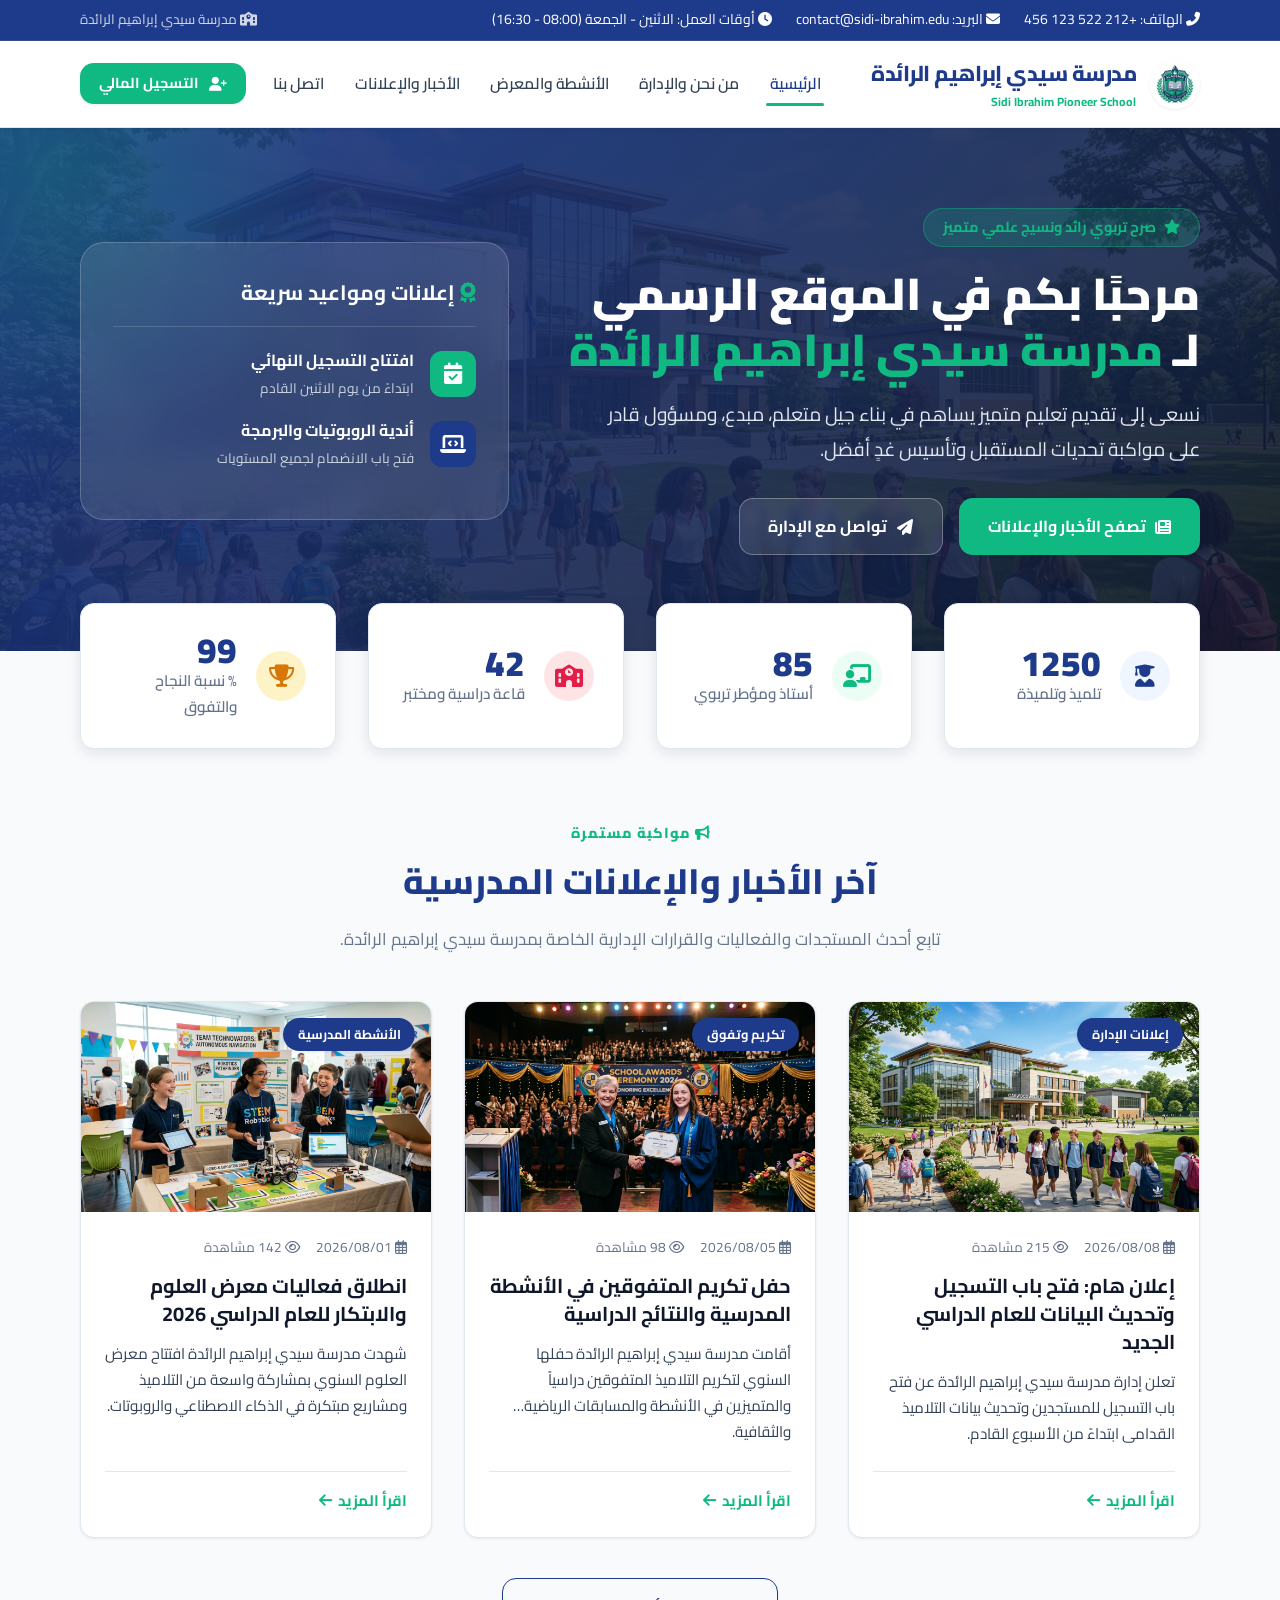
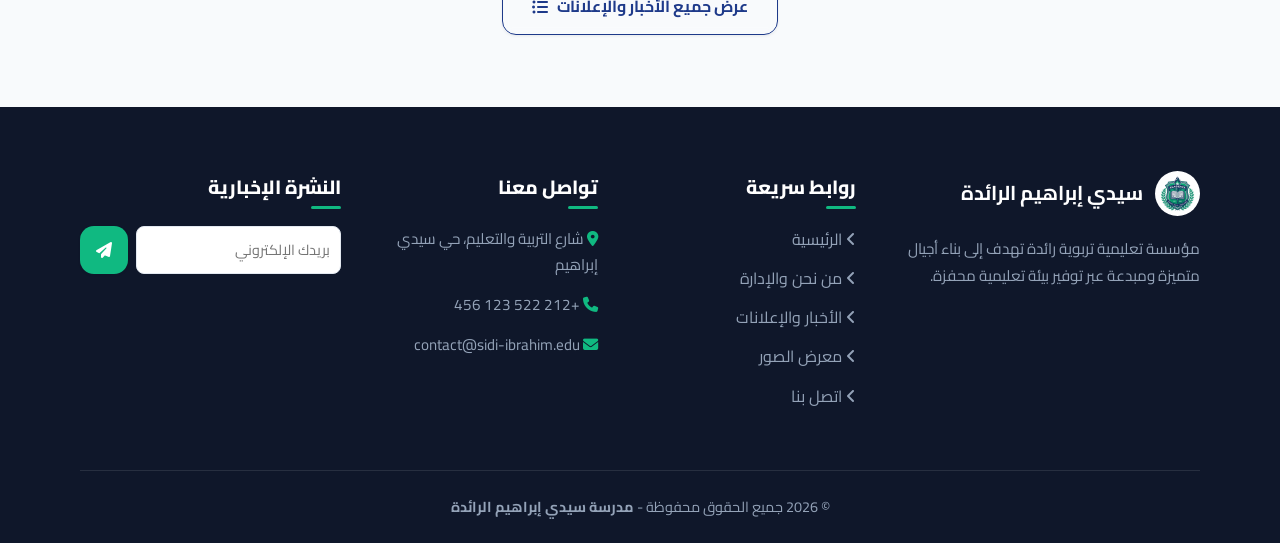
<file: index.html>
﻿<!DOCTYPE html>
<html lang="ar" dir="rtl">
<head>
    <meta charset="UTF-8">
    <meta name="viewport" content="width=device-width, initial-scale=1.0">
    <meta name="description" content="الموقع الرسمي لمدرسة سيدي إبراهيم الرائدة - تقديم تعليم متميز لبناء جيل متعلم ومبدع ومسؤول.">
    <title>الصفحة الرئيسية | مدرسة سيدي إبراهيم الرائدة</title>
    
    <link rel="preconnect" href="https://fonts.googleapis.com">
    <link rel="preconnect" href="https://fonts.gstatic.com" crossorigin>
    <link rel="stylesheet" href="https://cdnjs.cloudflare.com/ajax/libs/font-awesome/6.4.0/css/all.min.css">
    <link rel="stylesheet" href="assets/css/style.css">
</head>
<body>

    <!-- الشريط العلوي للمعلومات -->
    <div class="top-bar">
        <div class="container">
            <div class="top-contacts">
                <span><i class="fas fa-phone-alt"></i> الهاتف: +212 522 123 456</span>
                <span><i class="fas fa-envelope"></i> البريد: contact@sidi-ibrahim.edu</span>
                <span><i class="fas fa-clock"></i> أوقات العمل: الاثنين - الجمعة (08:00 - 16:30)</span>
            </div>
            <div>
                <!-- تم إخفاء رابط الإدارة المباشر من الترويسة للسرية وتوفير الوصول عبر /admin أو admin_login.html -->
                <span style="font-size: 0.85rem; opacity: 0.8;"><i class="fas fa-school"></i> مدرسة سيدي إبراهيم الرائدة</span>
            </div>
        </div>
    </div>

    <!-- الترويسة وقائمة التنقل -->
    <header class="main-header">
        <div class="container">
            <nav class="navbar">
                <a href="index.html" class="brand-logo">
                    <img src="assets/images/logo.jpg" alt="Logo" onerror="this.src='assets/images/hero.jpg'">
                    <div class="brand-title">
                        <span class="brand-name">مدرسة سيدي إبراهيم الرائدة</span>
                        <span class="brand-sub">Sidi Ibrahim Pioneer School</span>
                    </div>
                </a>

                <button class="mobile-toggle" id="mobileToggle" aria-label="فتح القائمة">
                    <i class="fas fa-bars"></i>
                </button>

                <ul class="nav-menu" id="navMenu">
                    <li><a href="index.html" class="nav-link active">الرئيسية</a></li>
                    <li><a href="about.html" class="nav-link">من نحن والإدارة</a></li>
                    <li><a href="gallery.html" class="nav-link">الأنشطة والمعرض</a></li>
                    <li><a href="news.html" class="nav-link">الأخبار والإعلانات</a></li>
                    <li><a href="contact.html" class="nav-link">اتصل بنا</a></li>
                    <li>
                        <a href="contact.html#enroll" class="btn btn-primary" style="padding: 0.5rem 1.2rem; font-size: 0.9rem;">
                            <i class="fas fa-user-plus"></i> التسجيل المالي
                        </a>
                    </li>
                </ul>
            </nav>
        </div>
    </header>

    <!-- البنر الترحيبي الرئيسي -->
    <section class="hero-section">
        <div class="container">
            <div class="hero-grid">
                <div class="hero-content">
                    <div class="hero-badge">
                        <i class="fas fa-star"></i> صرح تربوي رائد ونسيج علمي متميز
                    </div>
                    <h1 class="hero-title">
                        مرحبًا بكم في الموقع الرسمي لـ <span>مدرسة سيدي إبراهيم الرائدة</span>
                    </h1>
                    <p class="hero-subtitle">
                        نسعى إلى تقديم تعليم متميز يساهم في بناء جيل متعلم، مبدع، ومسؤول قادر على مواكبة تحديات المستقبل وتأسيس غدٍ أفضل.
                    </p>
                    <div class="hero-actions">
                        <a href="news.html" class="btn btn-primary">
                            <i class="fas fa-newspaper"></i> تصفح الأخبار والإعلانات
                        </a>
                        <a href="contact.html" class="btn btn-outline">
                            <i class="fas fa-paper-plane"></i> تواصل مع الإدارة
                        </a>
                    </div>
                </div>

                <div class="hero-card-preview">
                    <div class="hero-card-header">
                        <h3><i class="fas fa-award" style="color: var(--secondary);"></i> إعلانات ومواعيد سريعة</h3>
                    </div>
                    <div class="stat-item-small">
                        <div class="stat-icon-wrap"><i class="fas fa-calendar-check"></i></div>
                        <div>
                            <h4 style="font-size: 1rem; color: #FFF;">افتتاح التسجيل النهائي</h4>
                            <span style="font-size: 0.85rem; color: #CBD5E1;">ابتداءً من يوم الاثنين القادم</span>
                        </div>
                    </div>
                    <div class="stat-item-small">
                        <div class="stat-icon-wrap" style="background: var(--primary);"><i class="fas fa-laptop-code"></i></div>
                        <div>
                            <h4 style="font-size: 1rem; color: #FFF;">أندية الروبوتيات والبرمجة</h4>
                            <span style="font-size: 0.85rem; color: #CBD5E1;">فتح باب الانضمام لجميع المستويات</span>
                        </div>
                    </div>
                </div>
            </div>
        </div>
    </section>

    <!-- إحصائيات الأرقام -->
    <div class="stats-container">
        <div class="container">
            <div class="grid grid-4">
                <div class="stat-card">
                    <div class="contact-icon" style="background: var(--primary-light); color: var(--primary);"><i class="fas fa-user-graduate"></i></div>
                    <div>
                        <div class="stat-num counter" data-target="1250">1250</div>
                        <div class="stat-title">تلميذ وتلميذة</div>
                    </div>
                </div>
                <div class="stat-card">
                    <div class="contact-icon" style="background: var(--secondary-light); color: var(--secondary);"><i class="fas fa-chalkboard-teacher"></i></div>
                    <div>
                        <div class="stat-num counter" data-target="85">85</div>
                        <div class="stat-title">أستاذ ومؤطر تربوي</div>
                    </div>
                </div>
                <div class="stat-card">
                    <div class="contact-icon" style="background: #FFE4E6; color: #E11D48;"><i class="fas fa-school"></i></div>
                    <div>
                        <div class="stat-num counter" data-target="42">42</div>
                        <div class="stat-title">قاعة دراسية ومختبر</div>
                    </div>
                </div>
                <div class="stat-card">
                    <div class="contact-icon" style="background: #FEF3C7; color: #D97706;"><i class="fas fa-trophy"></i></div>
                    <div>
                        <div class="stat-num counter" data-target="99">99</div>
                        <div class="stat-title">% نسبة النجاح والتفوق</div>
                    </div>
                </div>
            </div>
        </div>
    </div>

    <!-- قسم أحدث الأخبار والإعلانات (رندر ديناميكي يستمر بالظهور حتى الحذف) -->
    <section class="section">
        <div class="container">
            <div class="section-header">
                <span class="section-tag"><i class="fas fa-bullhorn"></i> مواكبة مستمرة</span>
                <h2 class="section-title">آخر الأخبار والإعلانات المدرسية</h2>
                <p class="section-desc">تابِع أحدث المستجدات والفعاليات والقرارات الإدارية الخاصة بمدرسة سيدي إبراهيم الرائدة.</p>
            </div>

            <!-- الحاوية الديناميكية لعرض المقالات المضافة حديثاً والتخزين الدائم -->
            <div class="grid grid-3" id="dynamicHomePostsGrid">
                <!-- سيتم رندر المقالات ديناميكياً بواسطة main.js -->
            </div>

            <div style="text-align: center; margin-top: 2.5rem;">
                <a href="news.html" class="btn btn-outline" style="border-color: var(--primary); color: var(--primary);">
                    عرض جميع الأخبار والإعلانات <i class="fas fa-list-ul"></i>
                </a>
            </div>
        </div>
    </section>

    <!-- تذييل الموقع -->
    <footer class="main-footer">
        <div class="container">
            <div class="footer-grid">
                <div class="footer-col">
                    <div style="display: flex; align-items: center; gap: 0.75rem; margin-bottom: 1.2rem;">
                        <img src="assets/images/logo.jpg" alt="Logo" style="width: 45px; height: 45px; border-radius: 50%;" onerror="this.style.display='none'">
                        <h3 style="color: #FFF; font-size: 1.25rem;">سيدي إبراهيم الرائدة</h3>
                    </div>
                    <p style="font-size: 0.95rem; line-height: 1.8;">مؤسسة تعليمية تربوية رائدة تهدف إلى بناء أجيال متميزة ومبدعة عبر توفير بيئة تعليمية محفزة.</p>
                </div>
                <div class="footer-col">
                    <h4>روابط سريعة</h4>
                    <ul class="footer-links">
                        <li><a href="index.html"><i class="fas fa-angle-left"></i> الرئيسية</a></li>
                        <li><a href="about.html"><i class="fas fa-angle-left"></i> من نحن والإدارة</a></li>
                        <li><a href="news.html"><i class="fas fa-angle-left"></i> الأخبار والإعلانات</a></li>
                        <li><a href="gallery.html"><i class="fas fa-angle-left"></i> معرض الصور</a></li>
                        <li><a href="contact.html"><i class="fas fa-angle-left"></i> اتصل بنا</a></li>
                    </ul>
                </div>
                <div class="footer-col">
                    <h4>تواصل معنا</h4>
                    <ul style="display: flex; flex-direction: column; gap: 0.9rem; font-size: 0.95rem;">
                        <li><i class="fas fa-map-marker-alt" style="color: var(--secondary);"></i> شارع التربية والتعليم، حي سيدي إبراهيم</li>
                        <li><i class="fas fa-phone" style="color: var(--secondary);"></i> +212 522 123 456</li>
                        <li><i class="fas fa-envelope" style="color: var(--secondary);"></i> contact@sidi-ibrahim.edu</li>
                    </ul>
                </div>
                <div class="footer-col">
                    <h4>النشرة الإخبارية</h4>
                    <form onsubmit="event.preventDefault(); alert('شكراً لاشتراكك في النشرة الإخبارية للمدرسة!');" style="display: flex; gap: 0.5rem;">
                        <input type="email" placeholder="بريدك الإلكتروني" required class="form-control" style="padding: 0.6rem; font-size: 0.9rem;">
                        <button type="submit" class="btn btn-primary" style="padding: 0.6rem 1rem;"><i class="fas fa-paper-plane"></i></button>
                    </form>
                </div>
            </div>
            <div class="footer-bottom">
                <p>&copy; 2026 جميع الحقوق محفوظة - <strong>مدرسة سيدي إبراهيم الرائدة</strong></p>
            </div>
        </div>
    </footer>

    <script src="assets/js/db.js"></script>
    <script src="assets/js/main.js"></script>
</body>
</html>
</file>
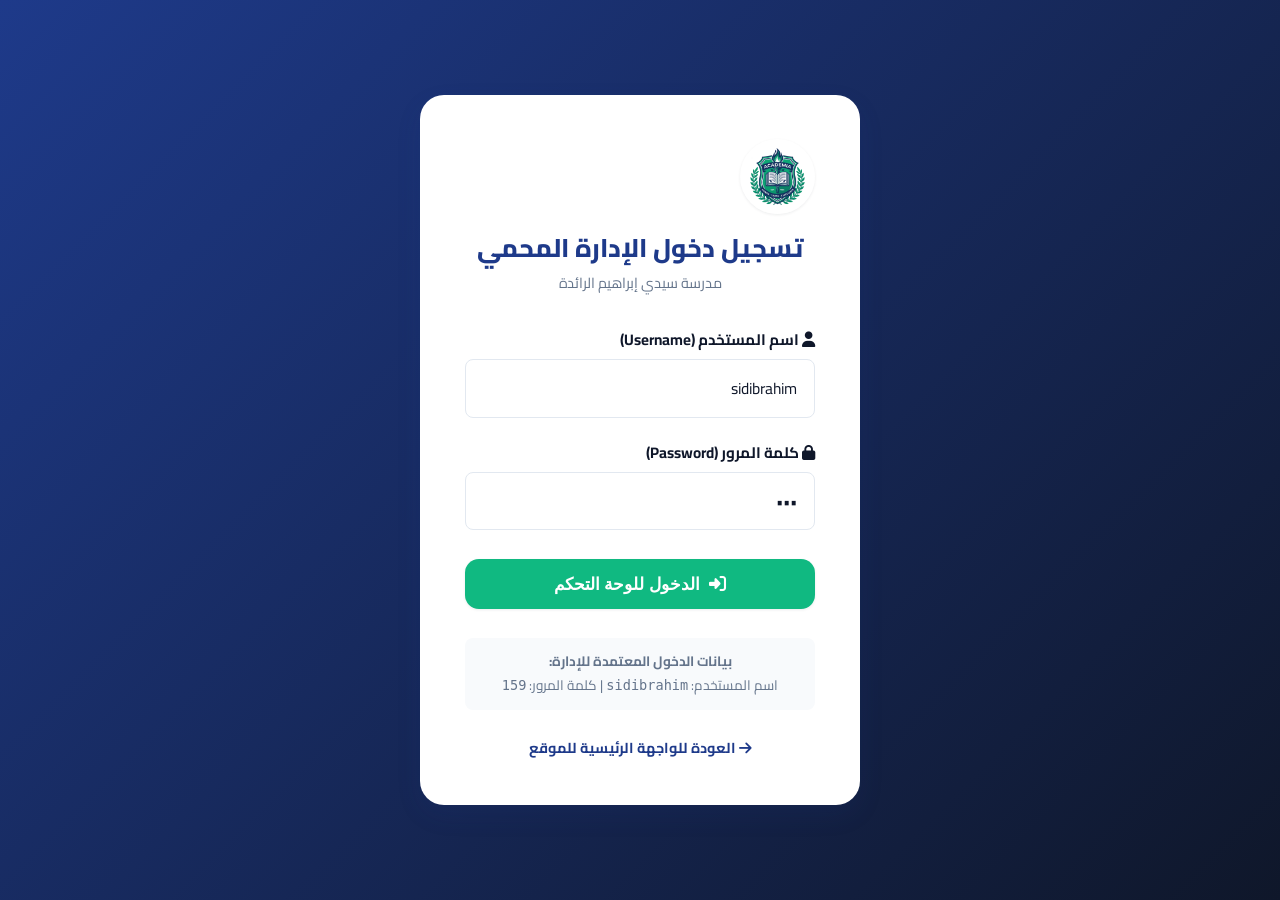
<file: admin/index.html>
<!DOCTYPE html>
<html lang="ar" dir="rtl">
<head>
    <meta charset="UTF-8">
    <meta http-equiv="refresh" content="0; url=../admin_login.html">
    <title>توجيه لوحة التحكم...</title>
</head>
<body>
    <script>
        window.location.href = '../admin_login.html';
    </script>
</body>
</html>
</file>
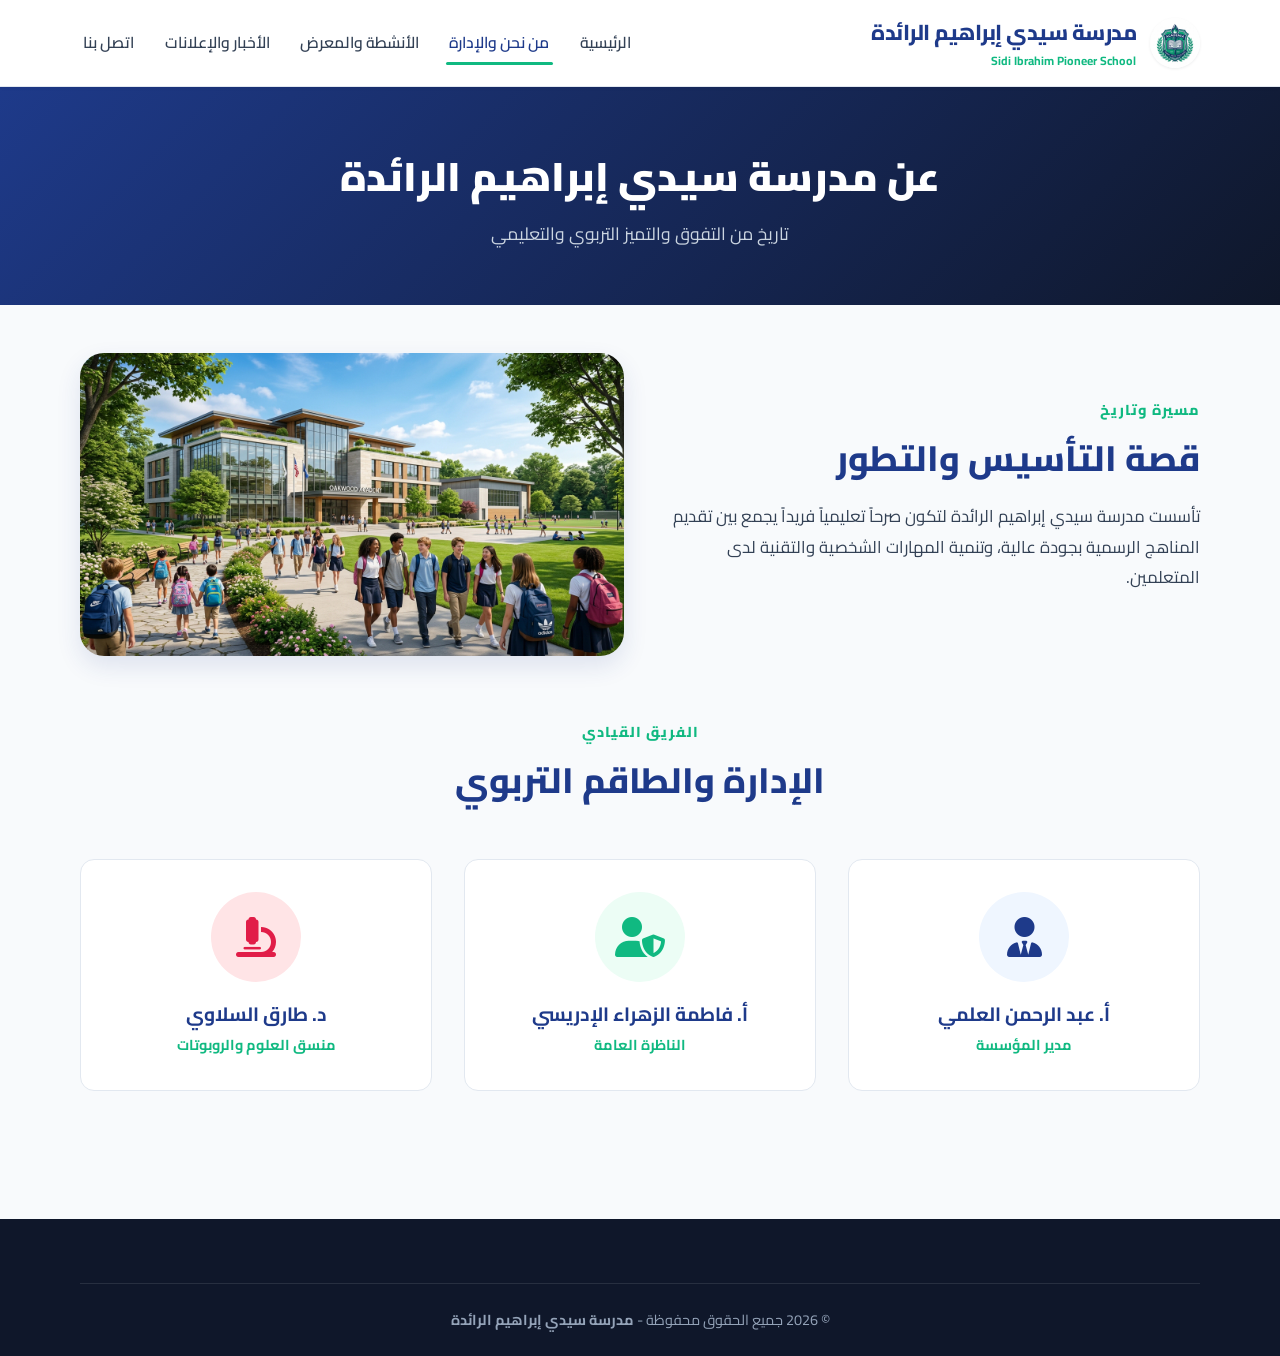
<file: about.html>
﻿<!DOCTYPE html>
<html lang="ar" dir="rtl">
<head>
    <meta charset="UTF-8">
    <meta name="viewport" content="width=device-width, initial-scale=1.0">
    <title>من نحن والإدارة | مدرسة سيدي إبراهيم الرائدة</title>
    <link rel="stylesheet" href="https://cdnjs.cloudflare.com/ajax/libs/font-awesome/6.4.0/css/all.min.css">
    <link rel="stylesheet" href="assets/css/style.css">
</head>
<body>

    <header class="main-header">
        <div class="container">
            <nav class="navbar">
                <a href="index.html" class="brand-logo">
                    <img src="assets/images/logo.jpg" alt="Logo" onerror="this.src='assets/images/hero.jpg'">
                    <div class="brand-title">
                        <span class="brand-name">مدرسة سيدي إبراهيم الرائدة</span>
                        <span class="brand-sub">Sidi Ibrahim Pioneer School</span>
                    </div>
                </a>
                <ul class="nav-menu">
                    <li><a href="index.html" class="nav-link">الرئيسية</a></li>
                    <li><a href="about.html" class="nav-link active">من نحن والإدارة</a></li>
                    <li><a href="gallery.html" class="nav-link">الأنشطة والمعرض</a></li>
                    <li><a href="news.html" class="nav-link">الأخبار والإعلانات</a></li>
                    <li><a href="contact.html" class="nav-link">اتصل بنا</a></li>
                </ul>
            </nav>
        </div>
    </header>

    <div style="background: linear-gradient(135deg, var(--primary), var(--dark)); color: #FFF; padding: 3.5rem 0; text-align: center; margin-bottom: 3rem;">
        <div class="container">
            <h1 style="font-size: 2.5rem; font-weight: 900; margin-bottom: 0.5rem;">عن مدرسة سيدي إبراهيم الرائدة</h1>
            <p style="font-size: 1.1rem; color: #CBD5E1;">تاريخ من التفوق والتميز التربوي والتعليمي</p>
        </div>
    </div>

    <div class="container" style="margin-bottom: 4rem;">
        <div class="grid grid-2" style="align-items: center; margin-bottom: 4rem;">
            <div>
                <span class="section-tag">مسيرة وتاريخ</span>
                <h2 class="section-title">قصة التأسيس والتطور</h2>
                <p style="font-size: 1.05rem; color: var(--dark-muted); line-height: 1.8; margin-bottom: 1.2rem;">
                    تأسست مدرسة سيدي إبراهيم الرائدة لتكون صرحاً تعليمياً فريداً يجمع بين تقديم المناهج الرسمية بجودة عالية، وتنمية المهارات الشخصية والتقنية لدى المتعلمين.
                </p>
            </div>
            <div>
                <img src="assets/images/hero.jpg" alt="المدرسة" style="border-radius: var(--radius-lg); box-shadow: var(--shadow-lg);">
            </div>
        </div>

        <div style="margin-bottom: 4rem;">
            <div class="section-header">
                <span class="section-tag">الفريق القيادي</span>
                <h2 class="section-title">الإدارة والطاقم التربوي</h2>
            </div>
            <div class="grid grid-3">
                <div style="background: #FFF; border-radius: var(--radius-md); border: 1px solid var(--border-color); padding: 2rem; text-align: center;">
                    <div style="width: 90px; height: 90px; border-radius: 50%; background: var(--primary-light); color: var(--primary); display: inline-flex; align-items: center; justify-content: center; font-size: 2.5rem; margin-bottom: 1rem;">
                        <i class="fas fa-user-tie"></i>
                    </div>
                    <h3 style="font-size: 1.2rem; color: var(--primary);">أ. عبد الرحمن العلمي</h3>
                    <span style="color: var(--secondary); font-weight: 700; font-size: 0.9rem;">مدير المؤسسة</span>
                </div>
                <div style="background: #FFF; border-radius: var(--radius-md); border: 1px solid var(--border-color); padding: 2rem; text-align: center;">
                    <div style="width: 90px; height: 90px; border-radius: 50%; background: var(--secondary-light); color: var(--secondary); display: inline-flex; align-items: center; justify-content: center; font-size: 2.5rem; margin-bottom: 1rem;">
                        <i class="fas fa-user-shield"></i>
                    </div>
                    <h3 style="font-size: 1.2rem; color: var(--primary);">أ. فاطمة الزهراء الإدريسي</h3>
                    <span style="color: var(--secondary); font-weight: 700; font-size: 0.9rem;">الناظرة العامة</span>
                </div>
                <div style="background: #FFF; border-radius: var(--radius-md); border: 1px solid var(--border-color); padding: 2rem; text-align: center;">
                    <div style="width: 90px; height: 90px; border-radius: 50%; background: #FFE4E6; color: #E11D48; display: inline-flex; align-items: center; justify-content: center; font-size: 2.5rem; margin-bottom: 1rem;">
                        <i class="fas fa-microscope"></i>
                    </div>
                    <h3 style="font-size: 1.2rem; color: var(--primary);">د. طارق السلاوي</h3>
                    <span style="color: var(--secondary); font-weight: 700; font-size: 0.9rem;">منسق العلوم والروبوتات</span>
                </div>
            </div>
        </div>
    </div>

    <footer class="main-footer">
        <div class="container">
            <div class="footer-bottom">
                <p>&copy; 2026 جميع الحقوق محفوظة - <strong>مدرسة سيدي إبراهيم الرائدة</strong></p>
            </div>
        </div>
    </footer>
</body>
</html>
</file>
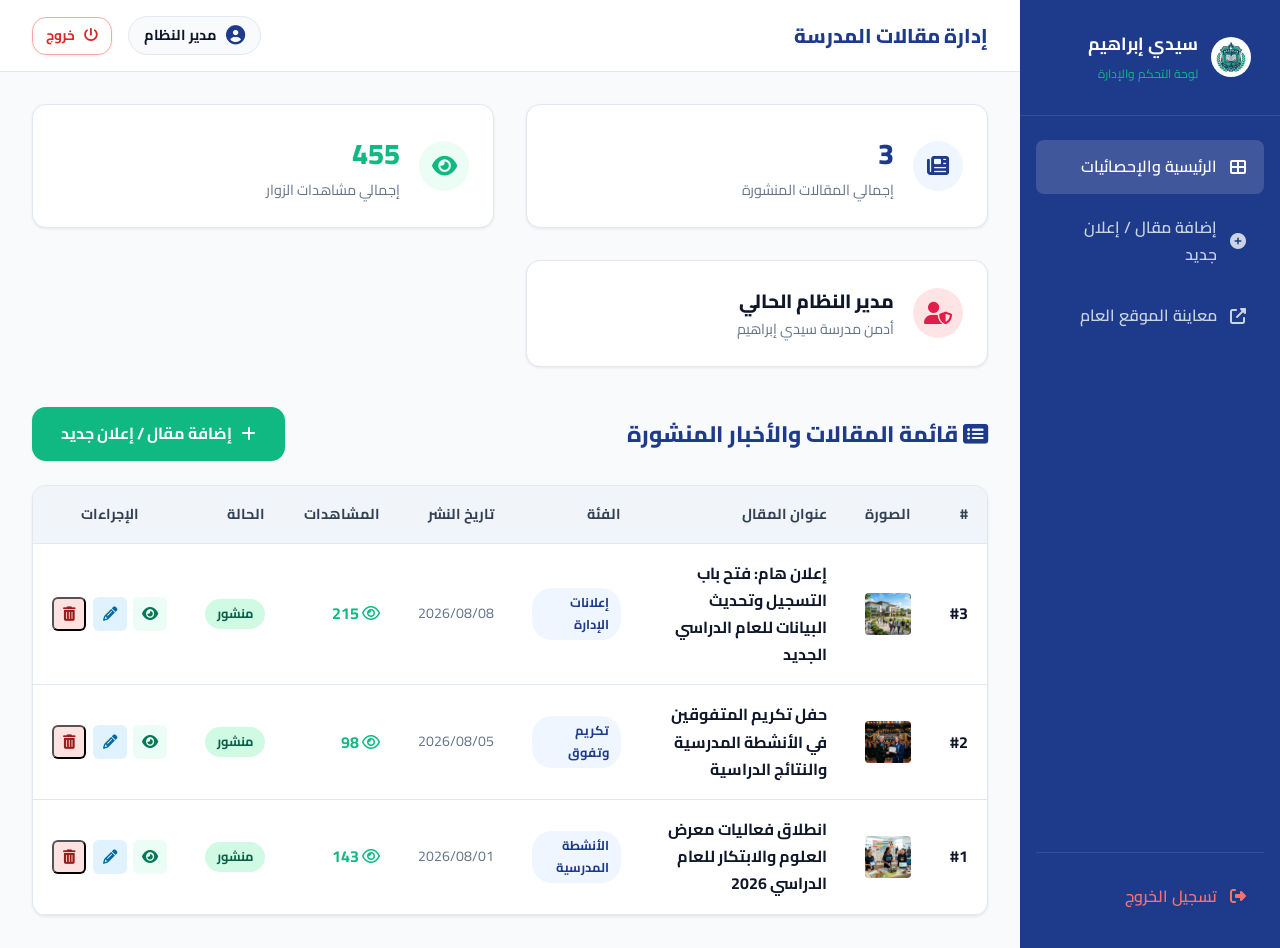
<file: admin_dashboard.html>
﻿<!DOCTYPE html>
<html lang="ar" dir="rtl">
<head>
    <meta charset="UTF-8">
    <meta name="viewport" content="width=device-width, initial-scale=1.0">
    <title>لوحة التحكم والإدارة | مدرسة سيدي إبراهيم الرائدة</title>
    <link rel="stylesheet" href="https://cdnjs.cloudflare.com/ajax/libs/font-awesome/6.4.0/css/all.min.css">
    <link rel="stylesheet" href="assets/css/style.css">
</head>
<body style="background: #F1F5F9;">

<div class="admin-layout">
    
    <aside class="admin-sidebar">
        <div class="admin-sidebar-header">
            <img src="assets/images/logo.jpg" alt="Logo" style="width: 40px; height: 40px; border-radius: 50%;" onerror="this.style.display='none'">
            <div>
                <h4 style="color: #FFF; font-size: 1.1rem;">سيدي إبراهيم</h4>
                <span style="font-size: 0.75rem; color: var(--secondary);">لوحة التحكم والإدارة</span>
            </div>
        </div>

        <nav class="admin-nav">
            <a href="admin_dashboard.html" class="admin-nav-item active">
                <i class="fas fa-th-large"></i> الرئيسية والإحصائيات
            </a>
            <a href="admin_add_post.html" class="admin-nav-item">
                <i class="fas fa-plus-circle"></i> إضافة مقال / إعلان جديد
            </a>
            <a href="index.html" target="_blank" class="admin-nav-item">
                <i class="fas fa-external-link-alt"></i> معاينة الموقع العام
            </a>
            <div style="margin-top: auto; padding-top: 1rem; border-top: 1px solid rgba(255,255,255,0.1);">
                <a href="admin_login.html" class="admin-nav-item" style="color: #F87171;">
                    <i class="fas fa-sign-out-alt"></i> تسجيل الخروج
                </a>
            </div>
        </nav>
    </aside>

    <div class="admin-main">
        <header class="admin-topbar">
            <div>
                <h3 style="font-size: 1.25rem; color: var(--primary); font-weight: 800;">إدارة مقالات المدرسة</h3>
            </div>
            <div style="display: flex; align-items: center; gap: 1rem;">
                <div style="display: flex; align-items: center; gap: 0.6rem; background: var(--light-bg); padding: 0.4rem 0.9rem; border-radius: 20px; border: 1px solid var(--border-color);">
                    <i class="fas fa-user-circle" style="color: var(--primary); font-size: 1.2rem;"></i>
                    <span style="font-size: 0.9rem; font-weight: 700; color: var(--dark);">مدير النظام</span>
                </div>
                <a href="admin_login.html" class="btn btn-outline" style="padding: 0.4rem 0.8rem; font-size: 0.85rem; color: #DC2626; border-color: #FCA5A5;">
                    <i class="fas fa-power-off"></i> خروج
                </a>
            </div>
        </header>

        <div class="admin-content">
            
            <div class="grid grid-3" style="margin-bottom: 2.5rem;">
                <div style="background: #FFF; padding: 1.5rem; border-radius: var(--radius-md); border: 1px solid var(--border-color); display: flex; align-items: center; gap: 1.2rem; box-shadow: var(--shadow-sm);">
                    <div class="contact-icon" style="background: var(--primary-light); color: var(--primary);"><i class="fas fa-newspaper"></i></div>
                    <div>
                        <div style="font-size: 1.8rem; font-weight: 800; color: var(--primary);">3</div>
                        <div style="color: var(--gray-text); font-size: 0.9rem;">إجمالي المقالات المنشورة</div>
                    </div>
                </div>

                <div style="background: #FFF; padding: 1.5rem; border-radius: var(--radius-md); border: 1px solid var(--border-color); display: flex; align-items: center; gap: 1.2rem; box-shadow: var(--shadow-sm);">
                    <div class="contact-icon" style="background: var(--secondary-light); color: var(--secondary);"><i class="fas fa-eye"></i></div>
                    <div>
                        <div style="font-size: 1.8rem; font-weight: 800; color: var(--secondary);">455</div>
                        <div style="color: var(--gray-text); font-size: 0.9rem;">إجمالي مشاهدات الزوار</div>
                    </div>
                </div>

                <div style="background: #FFF; padding: 1.5rem; border-radius: var(--radius-md); border: 1px solid var(--border-color); display: flex; align-items: center; gap: 1.2rem; box-shadow: var(--shadow-sm);">
                    <div class="contact-icon" style="background: #FFE4E6; color: #E11D48;"><i class="fas fa-user-shield"></i></div>
                    <div>
                        <div style="font-size: 1.2rem; font-weight: 800; color: var(--dark);">مدير النظام الحالي</div>
                        <div style="color: var(--gray-text); font-size: 0.9rem;">أدمن مدرسة سيدي إبراهيم</div>
                    </div>
                </div>
            </div>

            <div style="display: flex; justify-content: space-between; align-items: center; margin-bottom: 1.5rem; flex-wrap: wrap; gap: 1rem;">
                <h3 style="font-size: 1.4rem; color: var(--primary); font-weight: 800;">
                    <i class="fas fa-list-alt"></i> قائمة المقالات والأخبار المنشورة
                </h3>
                <a href="admin_add_post.html" class="btn btn-primary">
                    <i class="fas fa-plus"></i> إضافة مقال / إعلان جديد
                </a>
            </div>

            <div class="table-responsive">
                <table class="table">
                    <thead>
                        <tr>
                            <th style="width: 50px;">#</th>
                            <th style="width: 80px;">الصورة</th>
                            <th>عنوان المقال</th>
                            <th>الفئة</th>
                            <th>تاريخ النشر</th>
                            <th>المشاهدات</th>
                            <th>الحالة</th>
                            <th style="width: 140px; text-align: center;">الإجراءات</th>
                        </tr>
                    </thead>
                    <tbody id="adminPostsTableBody">
                        <!-- يتم جلب البيانات ديناميكياً في main.js -->
                    </tbody>
                </table>
            </div>

        </div>
    </div>
</div>

<script src="assets/js/db.js"></script>
    <script src="assets/js/main.js"></script>
</body>
</html>
</file>
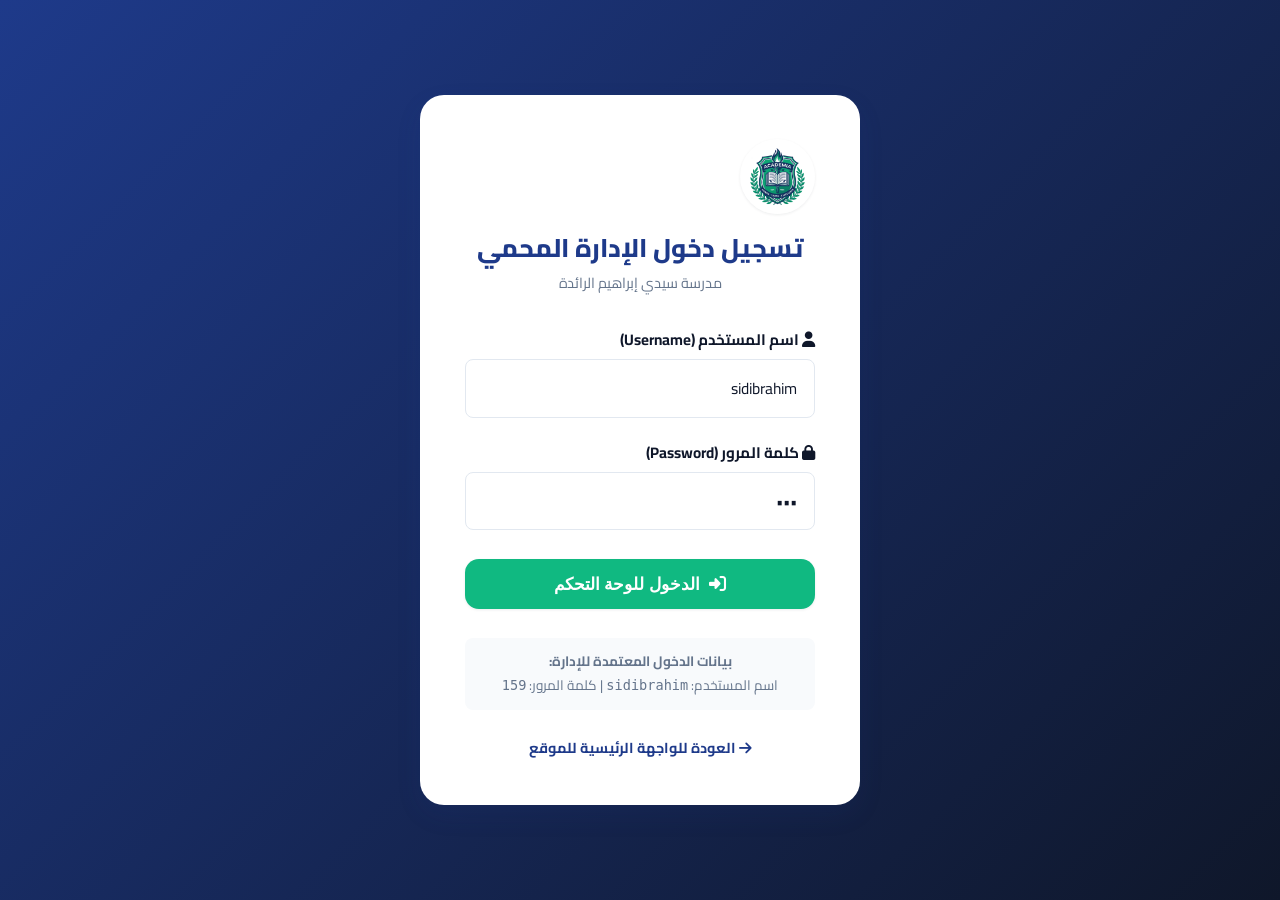
<file: admin_login.html>
﻿<!DOCTYPE html>
<html lang="ar" dir="rtl">
<head>
    <meta charset="UTF-8">
    <meta name="viewport" content="width=device-width, initial-scale=1.0">
    <title>تسجيل الدخول - لوحة تحكم مدرسة سيدي إبراهيم الرائدة</title>
    <link rel="stylesheet" href="https://cdnjs.cloudflare.com/ajax/libs/font-awesome/6.4.0/css/all.min.css">
    <link rel="stylesheet" href="assets/css/style.css">
</head>
<body class="admin-login-wrapper">

    <div class="admin-login-box">
        <div style="text-align: center; margin-bottom: 2rem;">
            <img src="assets/images/logo.jpg" alt="Logo" style="width: 75px; height: 75px; border-radius: 50%; box-shadow: var(--shadow-sm); margin-bottom: 0.8rem;" onerror="this.src='assets/images/hero.jpg'">
            <h2 style="color: var(--primary); font-size: 1.6rem; font-weight: 800;">تسجيل دخول الإدارة المحمي</h2>
            <p style="color: var(--gray-text); font-size: 0.9rem;">مدرسة سيدي إبراهيم الرائدة</p>
        </div>

        <div id="loginErrorAlert" class="alert alert-danger" style="display: none;"></div>

        <form id="adminLoginForm">
            <div class="form-group">
                <label class="form-label"><i class="fas fa-user"></i> اسم المستخدم (Username)</label>
                <input type="text" id="adminUserInput" required value="sidibrahim" class="form-control" placeholder="اسم المستخدم">
            </div>

            <div class="form-group" style="margin-bottom: 1.8rem;">
                <label class="form-label"><i class="fas fa-lock"></i> كلمة المرور (Password)</label>
                <input type="password" id="adminPassInput" required value="159" class="form-control" placeholder="كلمة المرور">
            </div>

            <button type="submit" class="btn btn-primary" style="width: 100%; padding: 0.9rem; font-size: 1.05rem;">
                <i class="fas fa-sign-in-alt"></i> الدخول للوحة التحكم
            </button>
        </form>

        <div style="margin-top: 1.8rem; text-align: center; font-size: 0.85rem; color: var(--gray-text); background: var(--light-bg); padding: 0.8rem; border-radius: var(--radius-sm);">
            <strong>بيانات الدخول المعتمدة للإدارة:</strong><br>
            اسم المستخدم: <code>sidibrahim</code> | كلمة المرور: <code>159</code>
        </div>

        <div style="margin-top: 1.5rem; text-align: center;">
            <a href="index.html" style="font-size: 0.9rem; color: var(--primary); font-weight: 700;">
                <i class="fas fa-arrow-right"></i> العودة للواجهة الرئيسية للموقع
            </a>
        </div>
    </div>

    <script src="assets/js/db.js"></script>
    <script src="assets/js/main.js"></script>
</body>
</html>
</file>
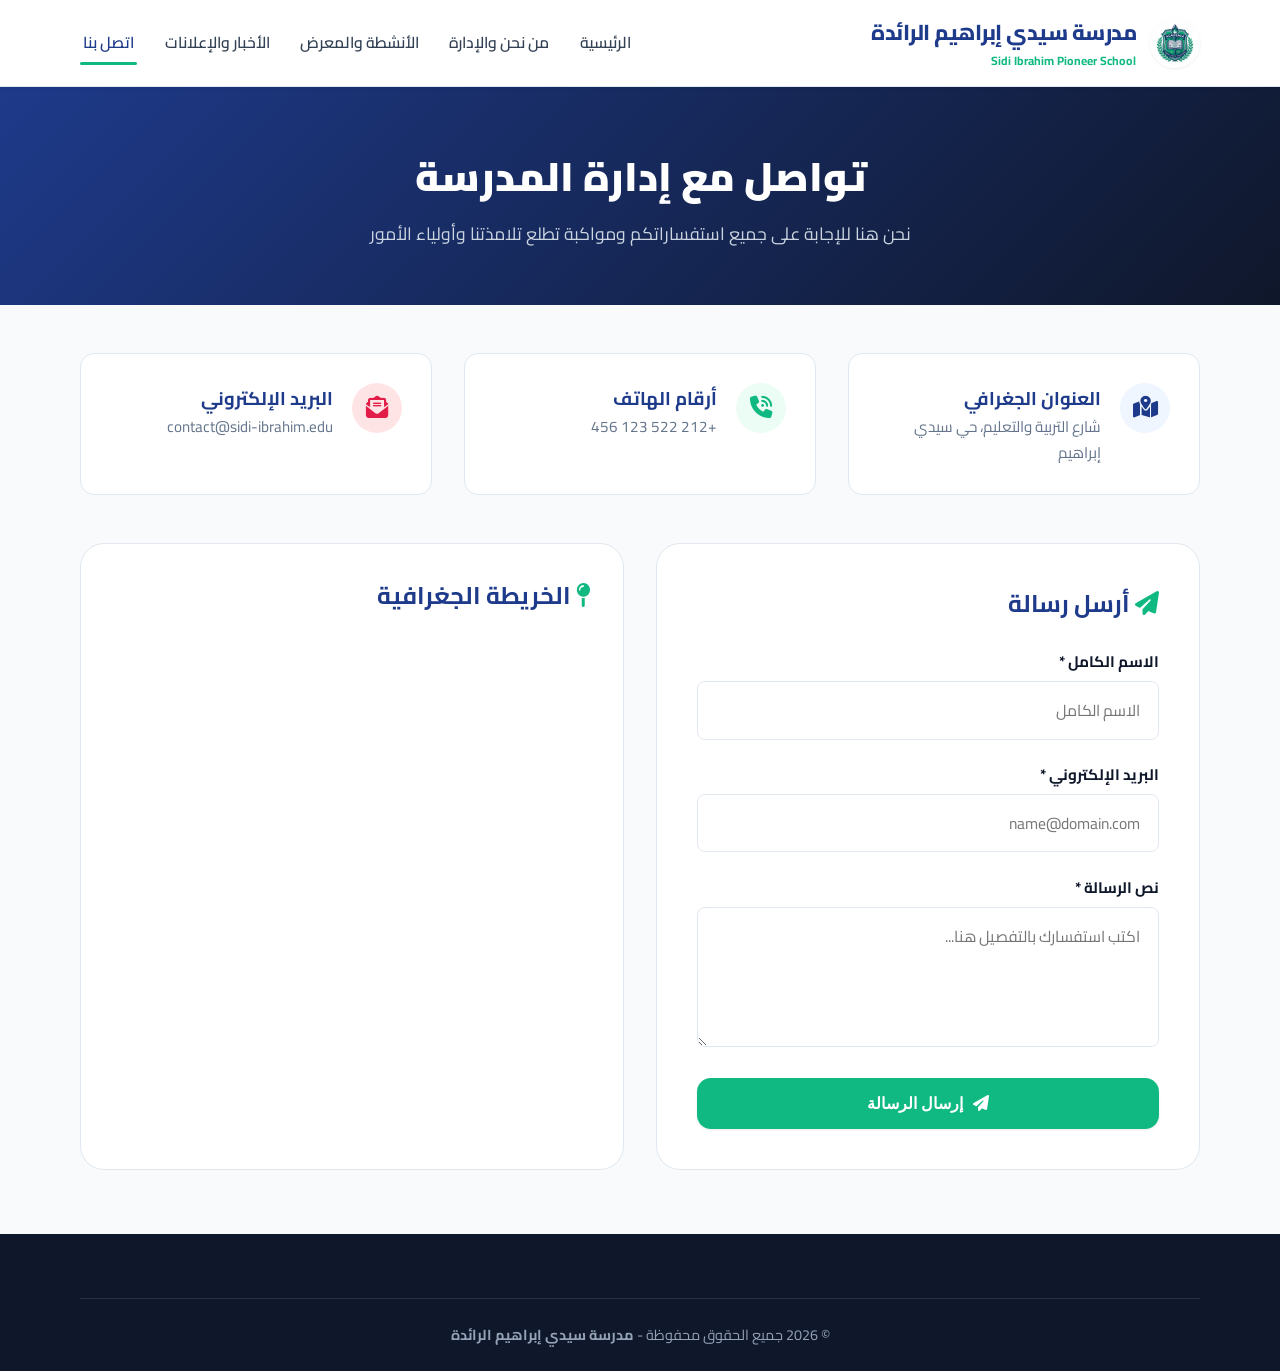
<file: contact.html>
﻿<!DOCTYPE html>
<html lang="ar" dir="rtl">
<head>
    <meta charset="UTF-8">
    <meta name="viewport" content="width=device-width, initial-scale=1.0">
    <title>اتصل بنا | مدرسة سيدي إبراهيم الرائدة</title>
    <link rel="stylesheet" href="https://cdnjs.cloudflare.com/ajax/libs/font-awesome/6.4.0/css/all.min.css">
    <link rel="stylesheet" href="assets/css/style.css">
</head>
<body>

    <header class="main-header">
        <div class="container">
            <nav class="navbar">
                <a href="index.html" class="brand-logo">
                    <img src="assets/images/logo.jpg" alt="Logo" onerror="this.src='assets/images/hero.jpg'">
                    <div class="brand-title">
                        <span class="brand-name">مدرسة سيدي إبراهيم الرائدة</span>
                        <span class="brand-sub">Sidi Ibrahim Pioneer School</span>
                    </div>
                </a>
                <ul class="nav-menu">
                    <li><a href="index.html" class="nav-link">الرئيسية</a></li>
                    <li><a href="about.html" class="nav-link">من نحن والإدارة</a></li>
                    <li><a href="gallery.html" class="nav-link">الأنشطة والمعرض</a></li>
                    <li><a href="news.html" class="nav-link">الأخبار والإعلانات</a></li>
                    <li><a href="contact.html" class="nav-link active">اتصل بنا</a></li>
                </ul>
            </nav>
        </div>
    </header>

    <div style="background: linear-gradient(135deg, var(--primary), var(--dark)); color: #FFF; padding: 3.5rem 0; text-align: center; margin-bottom: 3rem;">
        <div class="container">
            <h1 style="font-size: 2.5rem; font-weight: 900; margin-bottom: 0.5rem;">تواصل مع إدارة المدرسة</h1>
            <p style="font-size: 1.1rem; color: #CBD5E1;">نحن هنا للإجابة على جميع استفساراتكم ومواكبة تطلع تلامذتنا وأولياء الأمور</p>
        </div>
    </div>

    <div class="container" style="margin-bottom: 4rem;">
        <div class="grid grid-3" style="margin-bottom: 3rem;">
            <div class="contact-card">
                <div class="contact-icon"><i class="fas fa-map-marked-alt"></i></div>
                <div>
                    <h4 style="font-size: 1.15rem; color: var(--primary);">العنوان الجغرافي</h4>
                    <p style="color: var(--gray-text); font-size: 0.95rem;">شارع التربية والتعليم، حي سيدي إبراهيم</p>
                </div>
            </div>

            <div class="contact-card">
                <div class="contact-icon" style="background: var(--secondary-light); color: var(--secondary);"><i class="fas fa-phone-volume"></i></div>
                <div>
                    <h4 style="font-size: 1.15rem; color: var(--primary);">أرقام الهاتف</h4>
                    <p style="color: var(--gray-text); font-size: 0.95rem;">+212 522 123 456</p>
                </div>
            </div>

            <div class="contact-card">
                <div class="contact-icon" style="background: #FFE4E6; color: #E11D48;"><i class="fas fa-envelope-open-text"></i></div>
                <div>
                    <h4 style="font-size: 1.15rem; color: var(--primary);">البريد الإلكتروني</h4>
                    <p style="color: var(--gray-text); font-size: 0.95rem;">contact@sidi-ibrahim.edu</p>
                </div>
            </div>
        </div>

        <div class="grid grid-2" id="enroll">
            <div style="background: #FFF; padding: 2.5rem; border-radius: var(--radius-lg); border: 1px solid var(--border-color);">
                <h3 style="font-size: 1.5rem; color: var(--primary); margin-bottom: 1.5rem;"><i class="fas fa-paper-plane" style="color: var(--secondary);"></i> أرسل رسالة</h3>
                <form onsubmit="event.preventDefault(); alert('نشكرك على تواصلك! تم إرسال الرسالة بنجاح وسيتواصل معك فريق مدرسة سيدي إبراهيم الرائدة في أقرب وقت.');">
                    <div class="form-group">
                        <label class="form-label">الاسم الكامل *</label>
                        <input type="text" required class="form-control" placeholder="الاسم الكامل">
                    </div>
                    <div class="form-group">
                        <label class="form-label">البريد الإلكتروني *</label>
                        <input type="email" required class="form-control" placeholder="name@domain.com">
                    </div>
                    <div class="form-group">
                        <label class="form-label">نص الرسالة *</label>
                        <textarea required class="form-control" placeholder="اكتب استفسارك بالتفصيل هنا..."></textarea>
                    </div>
                    <button type="submit" class="btn btn-primary" style="width: 100%; padding: 1rem;"><i class="fas fa-paper-plane"></i> إرسال الرسالة</button>
                </form>
            </div>

            <div style="background: #FFF; padding: 2rem; border-radius: var(--radius-lg); border: 1px solid var(--border-color);">
                <h3 style="font-size: 1.5rem; color: var(--primary); margin-bottom: 1rem;"><i class="fas fa-map-pin" style="color: var(--secondary);"></i> الخريطة الجغرافية</h3>
                <div style="border-radius: var(--radius-md); overflow: hidden; height: 320px;">
                    <iframe title="Map" width="100%" height="100%" style="border:0;" loading="lazy" allowfullscreen src="https://maps.google.com/maps?q=Casablanca%20Sidi%20Ibrahim&t=&z=14&ie=UTF8&iwloc=&output=embed"></iframe>
                </div>
            </div>
        </div>
    </div>

    <footer class="main-footer">
        <div class="container">
            <div class="footer-bottom">
                <p>&copy; 2026 جميع الحقوق محفوظة - <strong>مدرسة سيدي إبراهيم الرائدة</strong></p>
            </div>
        </div>
    </footer>
</body>
</html>
</file>
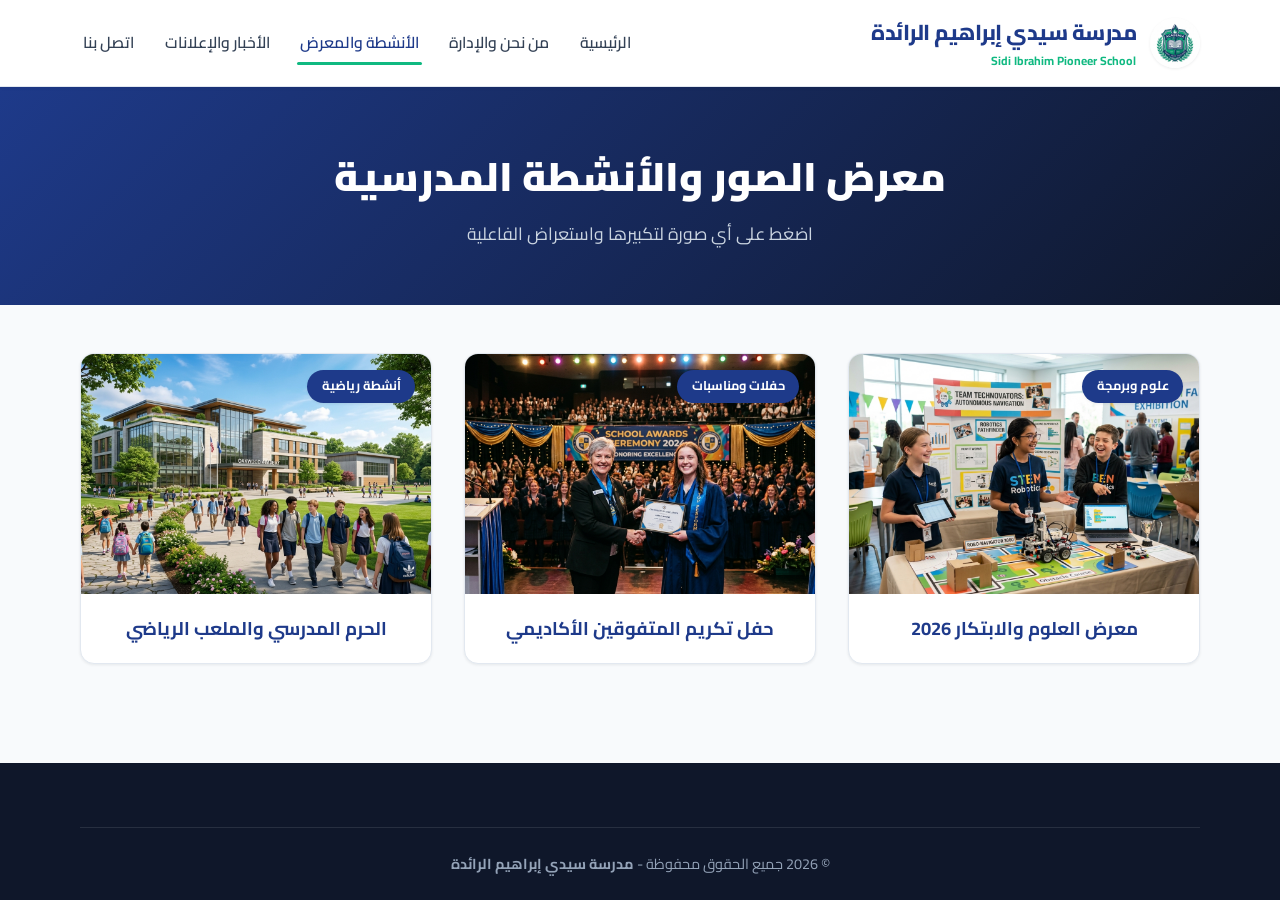
<file: gallery.html>
﻿<!DOCTYPE html>
<html lang="ar" dir="rtl">
<head>
    <meta charset="UTF-8">
    <meta name="viewport" content="width=device-width, initial-scale=1.0">
    <title>معرض الصور والأنشطة | مدرسة سيدي إبراهيم الرائدة</title>
    <link rel="stylesheet" href="https://cdnjs.cloudflare.com/ajax/libs/font-awesome/6.4.0/css/all.min.css">
    <link rel="stylesheet" href="assets/css/style.css">
</head>
<body>

    <header class="main-header">
        <div class="container">
            <nav class="navbar">
                <a href="index.html" class="brand-logo">
                    <img src="assets/images/logo.jpg" alt="Logo" onerror="this.src='assets/images/hero.jpg'">
                    <div class="brand-title">
                        <span class="brand-name">مدرسة سيدي إبراهيم الرائدة</span>
                        <span class="brand-sub">Sidi Ibrahim Pioneer School</span>
                    </div>
                </a>
                <ul class="nav-menu">
                    <li><a href="index.html" class="nav-link">الرئيسية</a></li>
                    <li><a href="about.html" class="nav-link">من نحن والإدارة</a></li>
                    <li><a href="gallery.html" class="nav-link active">الأنشطة والمعرض</a></li>
                    <li><a href="news.html" class="nav-link">الأخبار والإعلانات</a></li>
                    <li><a href="contact.html" class="nav-link">اتصل بنا</a></li>
                </ul>
            </nav>
        </div>
    </header>

    <div style="background: linear-gradient(135deg, var(--primary), var(--dark)); color: #FFF; padding: 3.5rem 0; text-align: center; margin-bottom: 3rem;">
        <div class="container">
            <h1 style="font-size: 2.5rem; font-weight: 900; margin-bottom: 0.5rem;">معرض الصور والأنشطة المدرسية</h1>
            <p style="font-size: 1.1rem; color: #CBD5E1;">اضغط على أي صورة لتكبيرها واستعراض الفاعلية</p>
        </div>
    </div>

    <div class="container" style="margin-bottom: 4rem;">
        <div class="grid grid-3">
            <div class="post-card gallery-item-thumb" data-caption="معرض العلوم والابتكار للعام الدراسي 2026" style="cursor: pointer;">
                <div class="post-thumb" style="height: 240px;">
                    <span class="post-category">علوم وبرمجة</span>
                    <img src="uploads/robotics.jpg" alt="Gallery 1" onerror="this.src='assets/images/hero.jpg'">
                </div>
                <div style="padding: 1.2rem; text-align: center;">
                    <h3 style="font-size: 1.15rem; color: var(--primary); font-weight: 700;">معرض العلوم والابتكار 2026</h3>
                </div>
            </div>

            <div class="post-card gallery-item-thumb" data-caption="حفل تكريم المتفوقين في الأنشطة المدرسية" style="cursor: pointer;">
                <div class="post-thumb" style="height: 240px;">
                    <span class="post-category">حفلات ومناسبات</span>
                    <img src="uploads/honor.jpg" alt="Gallery 2" onerror="this.src='assets/images/hero.jpg'">
                </div>
                <div style="padding: 1.2rem; text-align: center;">
                    <h3 style="font-size: 1.15rem; color: var(--primary); font-weight: 700;">حفل تكريم المتفوقين الأكاديمي</h3>
                </div>
            </div>

            <div class="post-card gallery-item-thumb" data-caption="الحرم المدرسي المتميز والأنشطة الرياضية" style="cursor: pointer;">
                <div class="post-thumb" style="height: 240px;">
                    <span class="post-category">أنشطة رياضية</span>
                    <img src="assets/images/hero.jpg" alt="Gallery 3">
                </div>
                <div style="padding: 1.2rem; text-align: center;">
                    <h3 style="font-size: 1.15rem; color: var(--primary); font-weight: 700;">الحرم المدرسي والملعب الرياضي</h3>
                </div>
            </div>
        </div>
    </div>

    <footer class="main-footer">
        <div class="container">
            <div class="footer-bottom">
                <p>&copy; 2026 جميع الحقوق محفوظة - <strong>مدرسة سيدي إبراهيم الرائدة</strong></p>
            </div>
        </div>
    </footer>

    <script src="assets/js/db.js"></script>
    <script src="assets/js/main.js"></script>
</body>
</html>
</file>
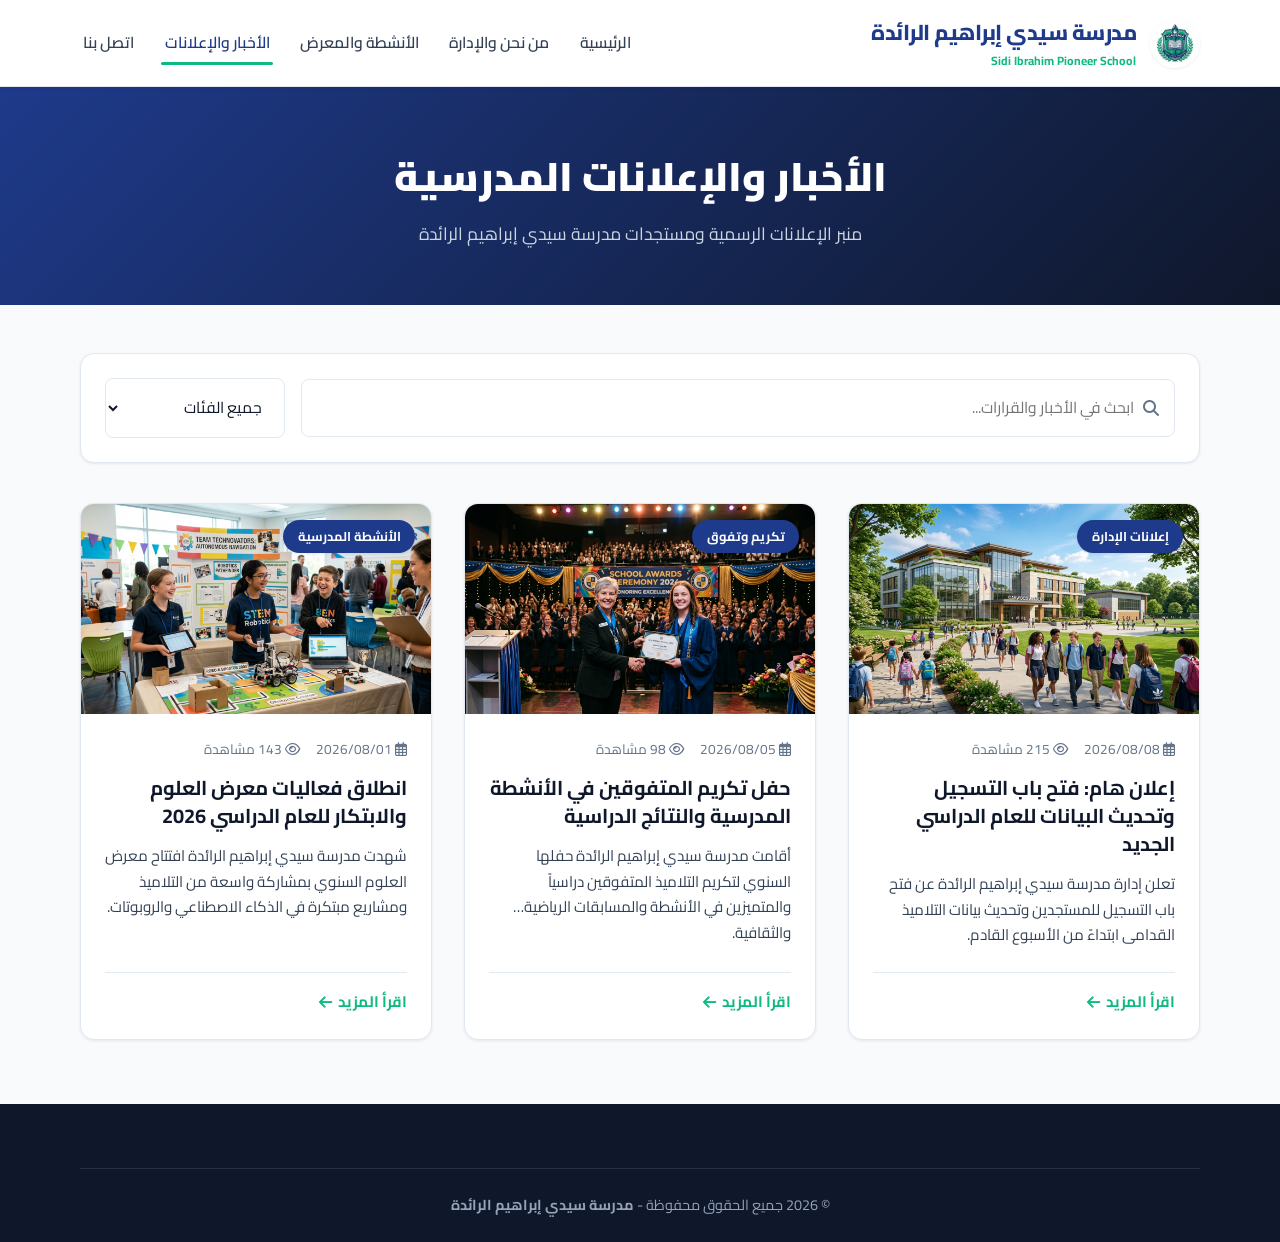
<file: news.html>
﻿<!DOCTYPE html>
<html lang="ar" dir="rtl">
<head>
    <meta charset="UTF-8">
    <meta name="viewport" content="width=device-width, initial-scale=1.0">
    <title>الأخبار والإعلانات المدرسية | مدرسة سيدي إبراهيم الرائدة</title>
    <link rel="stylesheet" href="https://cdnjs.cloudflare.com/ajax/libs/font-awesome/6.4.0/css/all.min.css">
    <link rel="stylesheet" href="assets/css/style.css">
</head>
<body>

    <header class="main-header">
        <div class="container">
            <nav class="navbar">
                <a href="index.html" class="brand-logo">
                    <img src="assets/images/logo.jpg" alt="Logo" onerror="this.src='assets/images/hero.jpg'">
                    <div class="brand-title">
                        <span class="brand-name">مدرسة سيدي إبراهيم الرائدة</span>
                        <span class="brand-sub">Sidi Ibrahim Pioneer School</span>
                    </div>
                </a>
                <ul class="nav-menu">
                    <li><a href="index.html" class="nav-link">الرئيسية</a></li>
                    <li><a href="about.html" class="nav-link">من نحن والإدارة</a></li>
                    <li><a href="gallery.html" class="nav-link">الأنشطة والمعرض</a></li>
                    <li><a href="news.html" class="nav-link active">الأخبار والإعلانات</a></li>
                    <li><a href="contact.html" class="nav-link">اتصل بنا</a></li>
                </ul>
            </nav>
        </div>
    </header>

    <div style="background: linear-gradient(135deg, var(--primary), var(--dark)); color: #FFF; padding: 3.5rem 0; text-align: center; margin-bottom: 3rem;">
        <div class="container">
            <h1 style="font-size: 2.5rem; font-weight: 900; margin-bottom: 0.5rem;">الأخبار والإعلانات المدرسية</h1>
            <p style="font-size: 1.1rem; color: #CBD5E1;">منبر الإعلانات الرسمية ومستجدات مدرسة سيدي إبراهيم الرائدة</p>
        </div>
    </div>

    <div class="container" style="margin-bottom: 4rem;">
        
        <!-- شريط البحث والتصفية المباشر -->
        <div style="background: #FFF; padding: 1.5rem; border-radius: var(--radius-md); border: 1px solid var(--border-color); box-shadow: var(--shadow-sm); margin-bottom: 2.5rem;">
            <div style="display: flex; gap: 1rem; flex-wrap: wrap; align-items: center;">
                <div style="flex-grow: 1; position: relative;">
                    <input type="text" id="newsSearchInput" placeholder="ابحث في الأخبار والقرارات..." class="form-control" style="padding-right: 2.5rem;">
                    <i class="fas fa-search" style="position: absolute; right: 1rem; top: 50%; transform: translateY(-50%); color: var(--gray-text);"></i>
                </div>
                
                <select id="newsCategorySelect" class="form-control" style="width: auto; min-width: 180px;">
                    <option value="">جميع الفئات</option>
                    <option value="الأنشطة المدرسية">الأنشطة المدرسية</option>
                    <option value="تكريم وتفوق">تكريم وتفوق</option>
                    <option value="إعلانات الإدارة">إعلانات الإدارة</option>
                    <option value="أخبار عامة">أخبار عامة</option>
                </select>
            </div>
        </div>

        <!-- حاوية المقالات الديناميكية -->
        <div class="grid grid-3" id="dynamicNewsPostsGrid">
            <!-- يتم رندر المقالات ديناميكياً والتخزين الدائم من LocalStorage -->
        </div>

    </div>

    <footer class="main-footer">
        <div class="container">
            <div class="footer-bottom">
                <p>&copy; 2026 جميع الحقوق محفوظة - <strong>مدرسة سيدي إبراهيم الرائدة</strong></p>
            </div>
        </div>
    </footer>

    <script src="assets/js/db.js"></script>
    <script src="assets/js/main.js"></script>
</body>
</html>
</file>
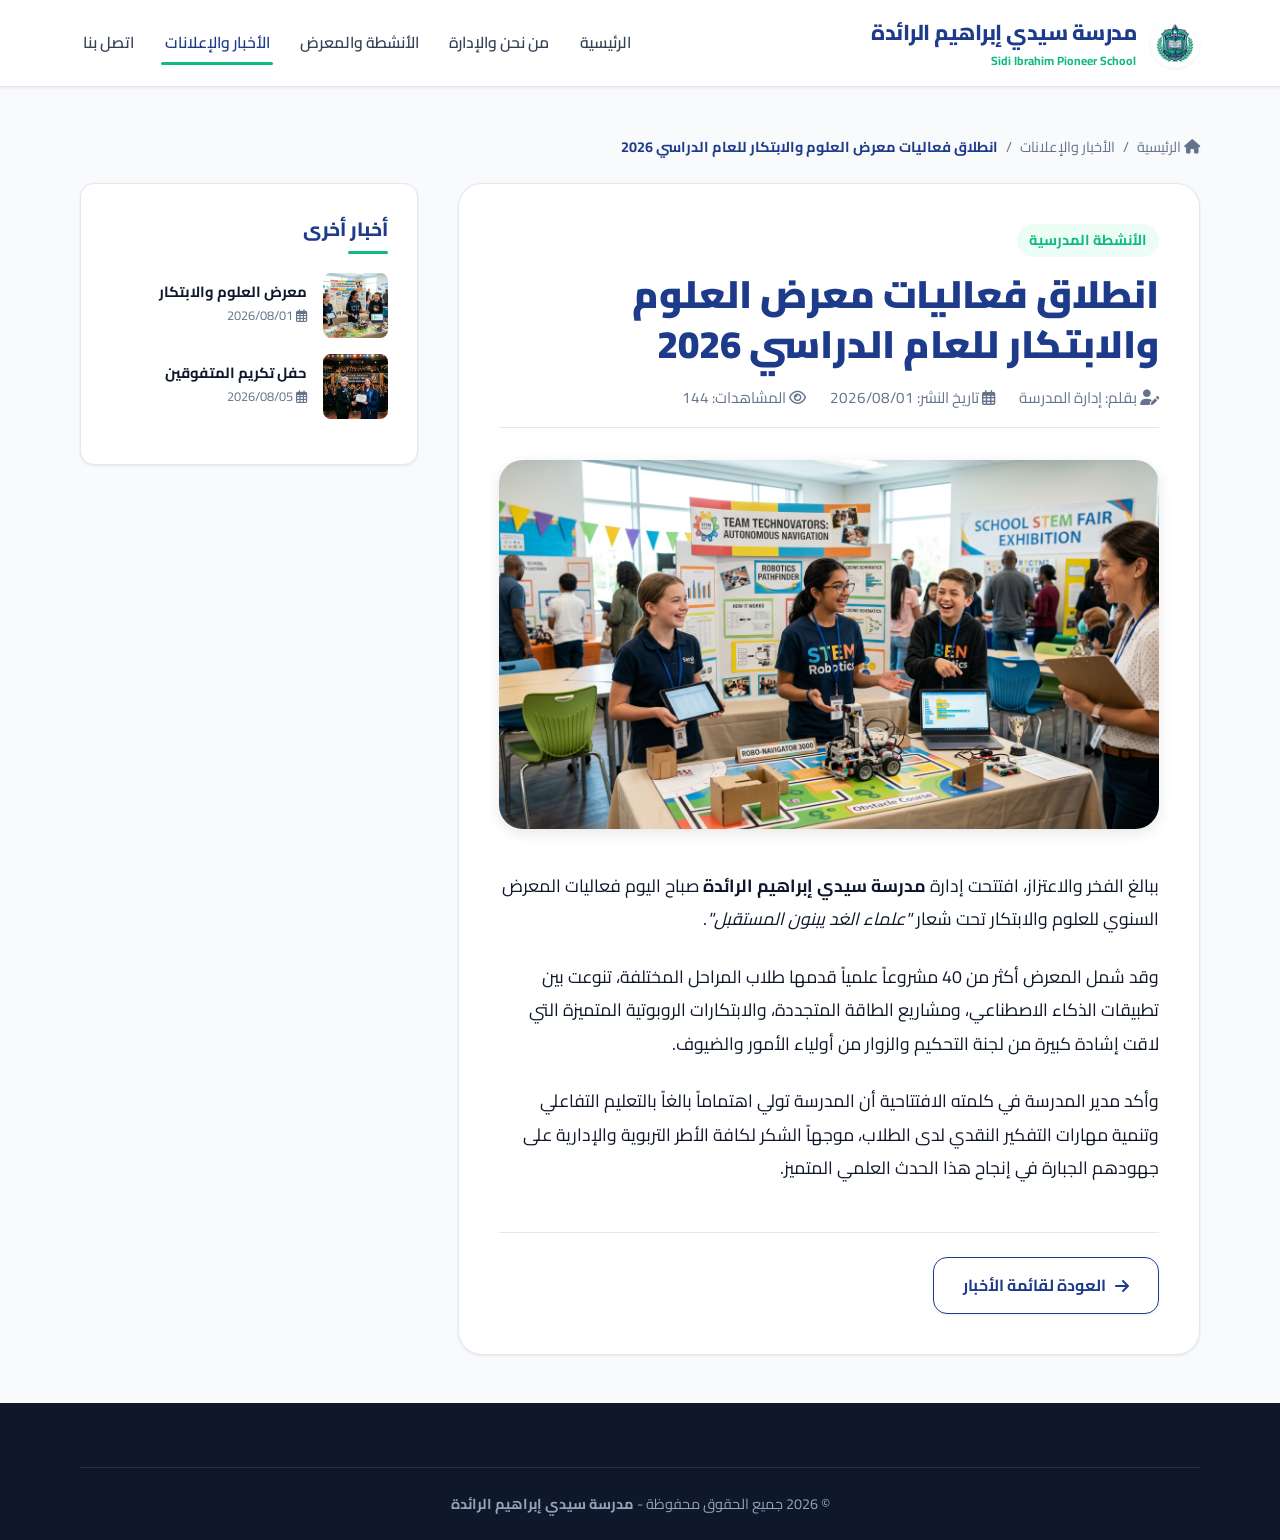
<file: post.html>
﻿<!DOCTYPE html>
<html lang="ar" dir="rtl">
<head>
    <meta charset="UTF-8">
    <meta name="viewport" content="width=device-width, initial-scale=1.0">
    <title>تفاصيل المقال | مدرسة سيدي إبراهيم الرائدة</title>
    <link rel="stylesheet" href="https://cdnjs.cloudflare.com/ajax/libs/font-awesome/6.4.0/css/all.min.css">
    <link rel="stylesheet" href="assets/css/style.css">
</head>
<body>

    <header class="main-header">
        <div class="container">
            <nav class="navbar">
                <a href="index.html" class="brand-logo">
                    <img src="assets/images/logo.jpg" alt="Logo" onerror="this.src='assets/images/hero.jpg'">
                    <div class="brand-title">
                        <span class="brand-name">مدرسة سيدي إبراهيم الرائدة</span>
                        <span class="brand-sub">Sidi Ibrahim Pioneer School</span>
                    </div>
                </a>
                <ul class="nav-menu">
                    <li><a href="index.html" class="nav-link">الرئيسية</a></li>
                    <li><a href="about.html" class="nav-link">من نحن والإدارة</a></li>
                    <li><a href="gallery.html" class="nav-link">الأنشطة والمعرض</a></li>
                    <li><a href="news.html" class="nav-link active">الأخبار والإعلانات</a></li>
                    <li><a href="contact.html" class="nav-link">اتصل بنا</a></li>
                </ul>
            </nav>
        </div>
    </header>

    <div class="post-detail-container">
        <div class="container">
            
            <div style="display: flex; gap: 0.5rem; align-items: center; font-size: 0.9rem; color: var(--gray-text); margin-bottom: 1.5rem;">
                <a href="index.html"><i class="fas fa-home"></i> الرئيسية</a>
                <span>/</span>
                <a href="news.html">الأخبار والإعلانات</a>
                <span>/</span>
                <span id="postBreadcrumbTitle" style="color: var(--primary); font-weight: 700;">تفاصيل الخبر</span>
            </div>

            <div class="grid" style="grid-template-columns: 2.2fr 1fr; gap: 2.5rem;">
                <main>
                    <article style="background: #FFF; padding: 2.5rem; border-radius: var(--radius-lg); border: 1px solid var(--border-color); box-shadow: var(--shadow-sm);">
                        
                        <div class="post-header-full">
                            <span class="badge badge-success" id="postDetailCategory" style="font-size: 0.9rem; margin-bottom: 0.8rem; background: var(--secondary-light); color: var(--secondary);">
                                الأنشطة المدرسية
                            </span>
                            
                            <h1 class="post-full-title" id="postDetailTitle">انطلاق فعاليات معرض العلوم والابتكار للعام الدراسي 2026</h1>
                            
                            <div class="post-full-meta">
                                <span><i class="fas fa-user-edit"></i> بقلم: إدارة المدرسة</span>
                                <span><i class="far fa-calendar-alt"></i> تاريخ النشر: <span id="postDetailDate">2026/08/01</span></span>
                                <span><i class="far fa-eye"></i> المشاهدات: <span id="postDetailViews">142</span></span>
                            </div>
                        </div>

                        <img src="uploads/robotics.jpg" id="postDetailImage" alt="Featured" class="post-featured-img" onerror="this.src='assets/images/hero.jpg'">

                        <div class="post-content-body" id="postDetailContent">
                            <p>ببالغ الفخر والاعتزاز، افتتحت إدارة <strong>مدرسة سيدي إبراهيم الرائدة</strong> صباح اليوم فعاليات المعرض السنوي للعلوم والابتكار تحت شعار <em>"علماء الغد يبنون المستقبل"</em>.</p>
                            <p>وقد شمل المعرض أكثر من 40 مشروعاً علمياً قدمها طلاب المراحل المختلفة، تنوعت بين تطبيقات الذكاء الاصطناعي، ومشاريع الطاقة المتجددة، والابتكارات الروبوتية المتميزة التي لاقت إشادة كبيرة من لجنة التحكيم والزوار من أولياء الأمور والضيوف.</p>
                        </div>

                        <div style="margin-top: 3rem; padding-top: 1.5rem; border-top: 1px solid var(--border-color); display: flex; justify-content: space-between; align-items: center; flex-wrap: wrap; gap: 1rem;">
                            <a href="news.html" class="btn btn-outline" style="color: var(--primary); border-color: var(--primary);">
                                <i class="fas fa-arrow-right"></i> العودة لقائمة الأخبار
                            </a>
                        </div>
                    </article>
                </main>

                <aside>
                    <div class="sidebar-widget">
                        <h3 class="widget-title">أخبار أخرى</h3>
                        <a href="post.html?id=1" class="recent-post-item">
                            <img src="uploads/robotics.jpg" alt="Thumb" onerror="this.src='assets/images/hero.jpg'">
                            <div class="recent-post-info">
                                <h5>معرض العلوم والابتكار</h5>
                                <span><i class="far fa-calendar-alt"></i> 2026/08/01</span>
                            </div>
                        </a>
                        <a href="post.html?id=2" class="recent-post-item">
                            <img src="uploads/honor.jpg" alt="Thumb" onerror="this.src='assets/images/hero.jpg'">
                            <div class="recent-post-info">
                                <h5>حفل تكريم المتفوقين</h5>
                                <span><i class="far fa-calendar-alt"></i> 2026/08/05</span>
                            </div>
                        </a>
                    </div>
                </aside>
            </div>
        </div>
    </div>

    <footer class="main-footer">
        <div class="container">
            <div class="footer-bottom">
                <p>&copy; 2026 جميع الحقوق محفوظة - <strong>مدرسة سيدي إبراهيم الرائدة</strong></p>
            </div>
        </div>
    </footer>

    <script src="assets/js/db.js"></script>
    <script src="assets/js/main.js"></script>
</body>
</html>
</file>
<file: assets/css/style.css>
/* ========================================================
   نظام التنسيق الشامل - مدرسة سيدي إبراهيم الرائدة
   Colors: Dark Blue (#1E3A8A), Emerald Green (#10B981)
   Font: Cairo & Tajawal (Google Fonts)
   Direction: RTL
   ======================================================== */

@import url('https://fonts.googleapis.com/css2?family=Cairo:wght@300;400;500;600;700;800;900&family=Tajawal:wght@300;400;500;700;900&display=swap');

:root {
  --primary: #1E3A8A;
  --primary-hover: #1E40AF;
  --primary-light: #EFF6FF;
  --secondary: #10B981;
  --secondary-hover: #059669;
  --secondary-light: #ECFDF5;
  --dark: #0F172A;
  --dark-muted: #334155;
  --light-bg: #F8FAFC;
  --card-bg: #FFFFFF;
  --border-color: #E2E8F0;
  --gray-text: #64748B;
  --shadow-sm: 0 1px 3px rgba(15, 23, 42, 0.08);
  --shadow-md: 0 4px 14px rgba(15, 23, 42, 0.1);
  --shadow-lg: 0 10px 25px rgba(30, 58, 138, 0.12);
  --shadow-hover: 0 20px 30px rgba(30, 58, 138, 0.18);
  --radius-sm: 8px;
  --radius-md: 14px;
  --radius-lg: 24px;
  --transition: all 0.3s cubic-bezier(0.4, 0, 0.2, 1);
  --font-main: 'Cairo', 'Tajawal', system-ui, -apple-system, sans-serif;
}

/* Reset & Base Setup */
*, *::before, *::after {
  box-sizing: border-box;
  margin: 0;
  padding: 0;
}

html {
  direction: rtl;
  scroll-behavior: smooth;
  font-size: 16px;
}

body {
  font-family: var(--font-main);
  background-color: var(--light-bg);
  color: var(--dark);
  line-height: 1.7;
  overflow-x: hidden;
  display: flex;
  flex-direction: column;
  min-height: 100vh;
}

a {
  text-decoration: none;
  color: inherit;
  transition: var(--transition);
}

ul {
  list-style: none;
}

img {
  max-width: 100%;
  height: auto;
  display: block;
}

/* Containers & Grid Layouts */
.container {
  width: 90%;
  max-width: 1240px;
  margin: 0 auto;
  padding: 0 1rem;
}

.grid {
  display: grid;
  gap: 2rem;
}

.grid-3 {
  grid-template-columns: repeat(auto-fit, minmax(320px, 1fr));
}

.grid-4 {
  grid-template-columns: repeat(auto-fit, minmax(250px, 1fr));
}

.grid-2 {
  grid-template-columns: repeat(auto-fit, minmax(350px, 1fr));
}

/* ========================================================
   Top Notice Bar & Navigation Header
   ======================================================== */
.top-bar {
  background-color: var(--primary);
  color: #FFFFFF;
  padding: 0.5rem 0;
  font-size: 0.875rem;
  border-bottom: 1px solid rgba(255, 255, 255, 0.1);
}

.top-bar .container {
  display: flex;
  justify-content: space-between;
  align-items: center;
  flex-wrap: wrap;
  gap: 0.5rem;
}

.top-contacts {
  display: flex;
  gap: 1.5rem;
  align-items: center;
}

.top-contacts item, .top-contacts a {
  display: flex;
  align-items: center;
  gap: 0.4rem;
  color: #E2E8F0;
  font-size: 0.85rem;
}

.top-contacts a:hover {
  color: var(--secondary);
}

.top-admin-link {
  background: rgba(255, 255, 255, 0.15);
  padding: 0.25rem 0.85rem;
  border-radius: 20px;
  color: #FFF;
  font-weight: 600;
  transition: var(--transition);
}

.top-admin-link:hover {
  background: var(--secondary);
  color: #FFF;
}

/* Main Navigation Header */
.main-header {
  position: sticky;
  top: 0;
  z-index: 1000;
  background: rgba(255, 255, 255, 0.95);
  backdrop-filter: blur(12px);
  box-shadow: var(--shadow-sm);
  border-bottom: 1px solid var(--border-color);
  transition: var(--transition);
}

.navbar {
  display: flex;
  justify-content: space-between;
  align-items: center;
  padding: 0.9rem 0;
}

.brand-logo {
  display: flex;
  align-items: center;
  gap: 0.85rem;
}

.brand-logo img {
  width: 50px;
  height: 50px;
  object-fit: contain;
  border-radius: 50%;
  box-shadow: var(--shadow-sm);
}

.brand-title {
  display: flex;
  flex-direction: column;
}

.brand-name {
  font-size: 1.35rem;
  font-weight: 800;
  color: var(--primary);
  letter-spacing: -0.5px;
}

.brand-sub {
  font-size: 0.75rem;
  color: var(--secondary);
  font-weight: 700;
}

.nav-menu {
  display: flex;
  align-items: center;
  gap: 1.5rem;
}

.nav-link {
  font-weight: 600;
  color: var(--dark-muted);
  position: relative;
  padding: 0.5rem 0.2rem;
  font-size: 0.98rem;
}

.nav-link::after {
  content: '';
  position: absolute;
  bottom: 0;
  right: 0;
  width: 0%;
  height: 3px;
  background: var(--secondary);
  border-radius: 3px;
  transition: var(--transition);
}

.nav-link:hover, .nav-link.active {
  color: var(--primary);
}

.nav-link:hover::after, .nav-link.active::after {
  width: 100%;
}

.mobile-toggle {
  display: none;
  background: none;
  border: none;
  font-size: 1.6rem;
  color: var(--primary);
  cursor: pointer;
}

/* ========================================================
   Hero Banner Section
   ======================================================== */
.hero-section {
  position: relative;
  background: linear-gradient(135deg, rgba(30, 58, 138, 0.92), rgba(15, 23, 42, 0.88)), url('../images/hero.jpg') center/cover no-repeat;
  color: #FFFFFF;
  padding: 5rem 0 6rem 0;
  overflow: hidden;
}

.hero-section::before {
  content: '';
  position: absolute;
  top: -50%;
  left: -20%;
  width: 600px;
  height: 600px;
  background: radial-gradient(circle, rgba(16, 185, 129, 0.25) 0%, rgba(0,0,0,0) 70%);
  border-radius: 50%;
  pointer-events: none;
}

.hero-grid {
  display: grid;
  grid-template-columns: 1.2fr 0.8fr;
  align-items: center;
  gap: 3rem;
}

.hero-badge {
  display: inline-flex;
  align-items: center;
  gap: 0.5rem;
  background: rgba(16, 185, 129, 0.2);
  border: 1px solid rgba(16, 185, 129, 0.4);
  color: var(--secondary);
  padding: 0.4rem 1.2rem;
  border-radius: 50px;
  font-size: 0.9rem;
  font-weight: 700;
  margin-bottom: 1.2rem;
}

.hero-title {
  font-size: 2.8rem;
  font-weight: 900;
  line-height: 1.25;
  margin-bottom: 1.2rem;
}

.hero-title span {
  color: var(--secondary);
}

.hero-subtitle {
  font-size: 1.2rem;
  color: #E2E8F0;
  margin-bottom: 2rem;
  max-width: 620px;
  line-height: 1.8;
}

.hero-actions {
  display: flex;
  gap: 1rem;
  flex-wrap: wrap;
}

.btn {
  display: inline-flex;
  align-items: center;
  justify-content: center;
  gap: 0.6rem;
  padding: 0.85rem 1.8rem;
  font-size: 1rem;
  font-weight: 700;
  border-radius: var(--radius-md);
  border: none;
  cursor: pointer;
  transition: var(--transition);
  box-shadow: var(--shadow-sm);
}

.btn-primary {
  background-color: var(--secondary);
  color: #FFFFFF;
}

.btn-primary:hover {
  background-color: var(--secondary-hover);
  box-shadow: 0 10px 20px rgba(16, 185, 129, 0.35);
  transform: translateY(-2px);
}

.btn-outline {
  background: rgba(255, 255, 255, 0.1);
  color: #FFFFFF;
  border: 1px solid rgba(255, 255, 255, 0.3);
  backdrop-filter: blur(5px);
}

.btn-outline:hover {
  background: #FFFFFF;
  color: var(--primary);
  transform: translateY(-2px);
}

.hero-card-preview {
  background: rgba(255, 255, 255, 0.1);
  backdrop-filter: blur(16px);
  border: 1px solid rgba(255, 255, 255, 0.2);
  padding: 2rem;
  border-radius: var(--radius-lg);
  box-shadow: var(--shadow-lg);
}

.hero-card-header {
  border-bottom: 1px solid rgba(255, 255, 255, 0.15);
  padding-bottom: 1rem;
  margin-bottom: 1.2rem;
}

.hero-card-header h3 {
  font-size: 1.3rem;
  color: #FFFFFF;
}

.stat-item-small {
  display: flex;
  align-items: center;
  gap: 1rem;
  margin-bottom: 1rem;
}

.stat-icon-wrap {
  width: 46px;
  height: 46px;
  border-radius: 12px;
  background: var(--secondary);
  color: #FFF;
  display: flex;
  align-items: center;
  justify-content: center;
  font-size: 1.3rem;
}

/* ========================================================
   Section Headers & Quick Stats
   ======================================================== */
.section {
  padding: 4.5rem 0;
}

.section-header {
  text-align: center;
  max-width: 680px;
  margin: 0 auto 3rem auto;
}

.section-tag {
  color: var(--secondary);
  font-weight: 800;
  font-size: 0.9rem;
  text-transform: uppercase;
  letter-spacing: 1px;
  margin-bottom: 0.4rem;
  display: block;
}

.section-title {
  font-size: 2.2rem;
  font-weight: 800;
  color: var(--primary);
  margin-bottom: 0.8rem;
}

.section-desc {
  color: var(--gray-text);
  font-size: 1.05rem;
}

/* Stats Counter Grid */
.stats-container {
  margin-top: -3rem;
  position: relative;
  z-index: 10;
}

.stat-card {
  background: var(--card-bg);
  padding: 1.8rem;
  border-radius: var(--radius-md);
  box-shadow: var(--shadow-md);
  border: 1px solid var(--border-color);
  display: flex;
  align-items: center;
  gap: 1.2rem;
  transition: var(--transition);
}

.stat-card:hover {
  transform: translateY(-5px);
  box-shadow: var(--shadow-hover);
  border-color: var(--secondary);
}

.stat-num {
  font-size: 2.2rem;
  font-weight: 900;
  color: var(--primary);
  line-height: 1;
}

.stat-title {
  color: var(--gray-text);
  font-size: 0.95rem;
  font-weight: 600;
}

/* ========================================================
   News Cards & Grid (news.php & index.php)
   ======================================================== */
.post-card {
  background: var(--card-bg);
  border-radius: var(--radius-md);
  overflow: hidden;
  box-shadow: var(--shadow-sm);
  border: 1px solid var(--border-color);
  display: flex;
  flex-direction: column;
  transition: var(--transition);
}

.post-card:hover {
  transform: translateY(-6px);
  box-shadow: var(--shadow-lg);
}

.post-thumb {
  position: relative;
  width: 100%;
  height: 210px;
  overflow: hidden;
  background-color: var(--border-color);
}

.post-thumb img {
  width: 100%;
  height: 100%;
  object-fit: cover;
  transition: transform 0.5s ease;
}

.post-card:hover .post-thumb img {
  transform: scale(1.06);
}

.post-category {
  position: absolute;
  top: 1rem;
  right: 1rem;
  background: var(--primary);
  color: #FFF;
  font-size: 0.8rem;
  font-weight: 700;
  padding: 0.35rem 0.9rem;
  border-radius: 30px;
  box-shadow: var(--shadow-sm);
}

.post-body {
  padding: 1.5rem;
  display: flex;
  flex-direction: column;
  flex-grow: 1;
}

.post-meta {
  display: flex;
  align-items: center;
  gap: 1rem;
  font-size: 0.85rem;
  color: var(--gray-text);
  margin-bottom: 0.8rem;
}

.post-title {
  font-size: 1.25rem;
  font-weight: 700;
  color: var(--dark);
  margin-bottom: 0.8rem;
  line-height: 1.4;
  transition: var(--transition);
}

.post-card:hover .post-title {
  color: var(--primary);
}

.post-excerpt {
  color: var(--dark-muted);
  font-size: 0.95rem;
  margin-bottom: 1.5rem;
  flex-grow: 1;
  display: -webkit-box;
  -webkit-line-clamp: 3;
  -webkit-box-orient: vertical;
  overflow: hidden;
}

.post-footer {
  border-top: 1px solid var(--border-color);
  padding-top: 1rem;
  display: flex;
  justify-content: space-between;
  align-items: center;
}

.btn-readmore {
  color: var(--secondary);
  font-weight: 700;
  display: inline-flex;
  align-items: center;
  gap: 0.4rem;
  font-size: 0.95rem;
}

.btn-readmore:hover {
  color: var(--primary);
  gap: 0.7rem;
}

/* ========================================================
   Article Detail Page (post.php)
   ======================================================== */
.post-detail-container {
  padding: 3rem 0;
}

.post-header-full {
  margin-bottom: 2rem;
}

.post-full-title {
  font-size: 2.4rem;
  font-weight: 900;
  color: var(--primary);
  line-height: 1.3;
  margin-bottom: 1rem;
}

.post-full-meta {
  display: flex;
  align-items: center;
  gap: 1.5rem;
  color: var(--gray-text);
  font-size: 0.95rem;
  border-bottom: 1px solid var(--border-color);
  padding-bottom: 1rem;
}

.post-featured-img {
  width: 100%;
  max-height: 480px;
  object-fit: cover;
  border-radius: var(--radius-lg);
  margin-bottom: 2.5rem;
  box-shadow: var(--shadow-md);
}

.post-content-body {
  font-size: 1.1rem;
  line-height: 1.9;
  color: var(--dark);
}

.post-content-body p {
  margin-bottom: 1.5rem;
}

.sidebar-widget {
  background: var(--card-bg);
  padding: 1.8rem;
  border-radius: var(--radius-md);
  border: 1px solid var(--border-color);
  margin-bottom: 2rem;
  box-shadow: var(--shadow-sm);
}

.widget-title {
  font-size: 1.2rem;
  font-weight: 800;
  color: var(--primary);
  margin-bottom: 1.2rem;
  position: relative;
  padding-bottom: 0.5rem;
}

.widget-title::after {
  content: '';
  position: absolute;
  bottom: 0;
  right: 0;
  width: 40px;
  height: 3px;
  background: var(--secondary);
  border-radius: 3px;
}

.recent-post-item {
  display: flex;
  gap: 1rem;
  margin-bottom: 1rem;
  align-items: center;
}

.recent-post-item img {
  width: 65px;
  height: 65px;
  border-radius: var(--radius-sm);
  object-fit: cover;
}

.recent-post-info h5 {
  font-size: 0.92rem;
  font-weight: 700;
  line-height: 1.3;
}

.recent-post-info span {
  font-size: 0.8rem;
  color: var(--gray-text);
}

/* ========================================================
   Contact & About Pages (contact.php & about.php)
   ======================================================== */
.form-group {
  margin-bottom: 1.4rem;
}

.form-label {
  display: block;
  font-weight: 700;
  margin-bottom: 0.4rem;
  color: var(--dark);
  font-size: 0.95rem;
}

.form-control {
  width: 100%;
  padding: 0.85rem 1.1rem;
  font-family: var(--font-main);
  font-size: 0.98rem;
  border: 1px solid var(--border-color);
  border-radius: var(--radius-sm);
  background: #FFFFFF;
  color: var(--dark);
  transition: var(--transition);
}

.form-control:focus {
  outline: none;
  border-color: var(--secondary);
  box-shadow: 0 0 0 3px rgba(16, 185, 129, 0.15);
}

textarea.form-control {
  min-height: 140px;
  resize: vertical;
}

.contact-card {
  background: var(--card-bg);
  padding: 1.8rem;
  border-radius: var(--radius-md);
  border: 1px solid var(--border-color);
  display: flex;
  align-items: flex-start;
  gap: 1.2rem;
}

.contact-icon {
  width: 50px;
  height: 50px;
  border-radius: 50%;
  background: var(--primary-light);
  color: var(--primary);
  display: flex;
  align-items: center;
  justify-content: center;
  font-size: 1.4rem;
  flex-shrink: 0;
}

/* ========================================================
   Admin Control Panel Styling (admin/login.php & dashboard.php)
   ======================================================== */
.admin-login-wrapper {
  min-height: 100vh;
  display: flex;
  align-items: center;
  justify-content: center;
  background: linear-gradient(135deg, var(--primary), var(--dark));
  padding: 1.5rem;
}

.admin-login-box {
  background: #FFFFFF;
  padding: 2.8rem;
  border-radius: var(--radius-lg);
  box-shadow: var(--shadow-lg);
  width: 100%;
  max-width: 440px;
}

.admin-layout {
  display: flex;
  min-height: 100vh;
}

.admin-sidebar {
  width: 260px;
  background: var(--primary);
  color: #FFFFFF;
  flex-shrink: 0;
  display: flex;
  flex-direction: column;
}

.admin-sidebar-header {
  padding: 1.8rem;
  border-bottom: 1px solid rgba(255, 255, 255, 0.1);
  display: flex;
  align-items: center;
  gap: 0.8rem;
}

.admin-nav {
  padding: 1.5rem 1rem;
  display: flex;
  flex-direction: column;
  gap: 0.4rem;
  flex-grow: 1;
}

.admin-nav-item {
  display: flex;
  align-items: center;
  gap: 0.85rem;
  padding: 0.85rem 1.1rem;
  color: #CBD5E1;
  border-radius: var(--radius-sm);
  font-weight: 600;
}

.admin-nav-item:hover, .admin-nav-item.active {
  background: rgba(255, 255, 255, 0.15);
  color: #FFFFFF;
}

.admin-main {
  flex-grow: 1;
  background: var(--light-bg);
  display: flex;
  flex-direction: column;
}

.admin-topbar {
  background: #FFFFFF;
  padding: 1rem 2rem;
  border-bottom: 1px solid var(--border-color);
  display: flex;
  justify-content: space-between;
  align-items: center;
}

.admin-content {
  padding: 2rem;
  flex-grow: 1;
}

/* Tables */
.table-responsive {
  overflow-x: auto;
  background: var(--card-bg);
  border-radius: var(--radius-md);
  border: 1px solid var(--border-color);
  box-shadow: var(--shadow-sm);
}

.table {
  width: 100%;
  border-collapse: collapse;
  text-align: right;
}

.table th, .table td {
  padding: 1rem 1.2rem;
  border-bottom: 1px solid var(--border-color);
}

.table th {
  background: #F1F5F9;
  color: var(--dark-muted);
  font-weight: 700;
  font-size: 0.9rem;
}

.table tr:hover {
  background: #F8FAFC;
}

.badge {
  display: inline-block;
  padding: 0.25rem 0.75rem;
  border-radius: 20px;
  font-size: 0.8rem;
  font-weight: 700;
}

.badge-success {
  background: #D1FAE5;
  color: #065F46;
}

.badge-warning {
  background: #FEF3C7;
  color: #92400E;
}

.action-btn {
  display: inline-flex;
  align-items: center;
  justify-content: center;
  width: 34px;
  height: 34px;
  border-radius: 6px;
  font-size: 0.9rem;
  transition: var(--transition);
}

.action-btn-edit {
  background: #E0F2FE;
  color: #0369A1;
}

.action-btn-edit:hover {
  background: #0284C7;
  color: #FFF;
}

.action-btn-delete {
  background: #FEE2E2;
  color: #991B1B;
}

.action-btn-delete:hover {
  background: #DC2626;
  color: #FFF;
}

/* Alert Boxes */
.alert {
  padding: 1rem 1.2rem;
  border-radius: var(--radius-sm);
  margin-bottom: 1.5rem;
  font-weight: 600;
  display: flex;
  align-items: center;
  gap: 0.75rem;
}

.alert-danger {
  background: #FEE2E2;
  color: #991B1B;
  border: 1px solid #FCA5A5;
}

.alert-success {
  background: #D1FAE5;
  color: #065F46;
  border: 1px solid #6EE7B7;
}

/* ========================================================
   Footer
   ======================================================== */
.main-footer {
  background: var(--dark);
  color: #94A3B8;
  padding: 4rem 0 1.5rem 0;
  margin-top: auto;
}

.footer-grid {
  display: grid;
  grid-template-columns: 1.4fr 1fr 1fr 1.2fr;
  gap: 2.5rem;
  margin-bottom: 3rem;
}

.footer-col h4 {
  color: #FFFFFF;
  font-size: 1.2rem;
  font-weight: 800;
  margin-bottom: 1.4rem;
  position: relative;
}

.footer-col h4::after {
  content: '';
  position: absolute;
  bottom: -6px;
  right: 0;
  width: 30px;
  height: 3px;
  background: var(--secondary);
  border-radius: 2px;
}

.footer-links li {
  margin-bottom: 0.75rem;
}

.footer-links a:hover {
  color: var(--secondary);
  padding-right: 5px;
}

.footer-bottom {
  border-top: 1px solid rgba(255, 255, 255, 0.1);
  padding-top: 1.5rem;
  text-align: center;
  font-size: 0.9rem;
}

/* Responsive Breakpoints */
@media (max-width: 992px) {
  .hero-grid {
    grid-template-columns: 1fr;
  }
  .footer-grid {
    grid-template-columns: 1fr 1fr;
  }
  .admin-sidebar {
    width: 200px;
  }
}

@media (max-width: 768px) {
  .mobile-toggle {
    display: block;
  }
  .nav-menu {
    position: fixed;
    top: 70px;
    right: -100%;
    width: 80%;
    max-width: 320px;
    height: calc(100vh - 70px);
    background: #FFFFFF;
    flex-direction: column;
    align-items: flex-start;
    padding: 2rem;
    box-shadow: var(--shadow-lg);
    transition: right 0.3s ease;
  }
  .nav-menu.active {
    right: 0;
  }
  .hero-title {
    font-size: 2rem;
  }
  .footer-grid {
    grid-template-columns: 1fr;
  }
  .admin-layout {
    flex-direction: column;
  }
  .admin-sidebar {
    width: 100%;
  }
}
</file>
